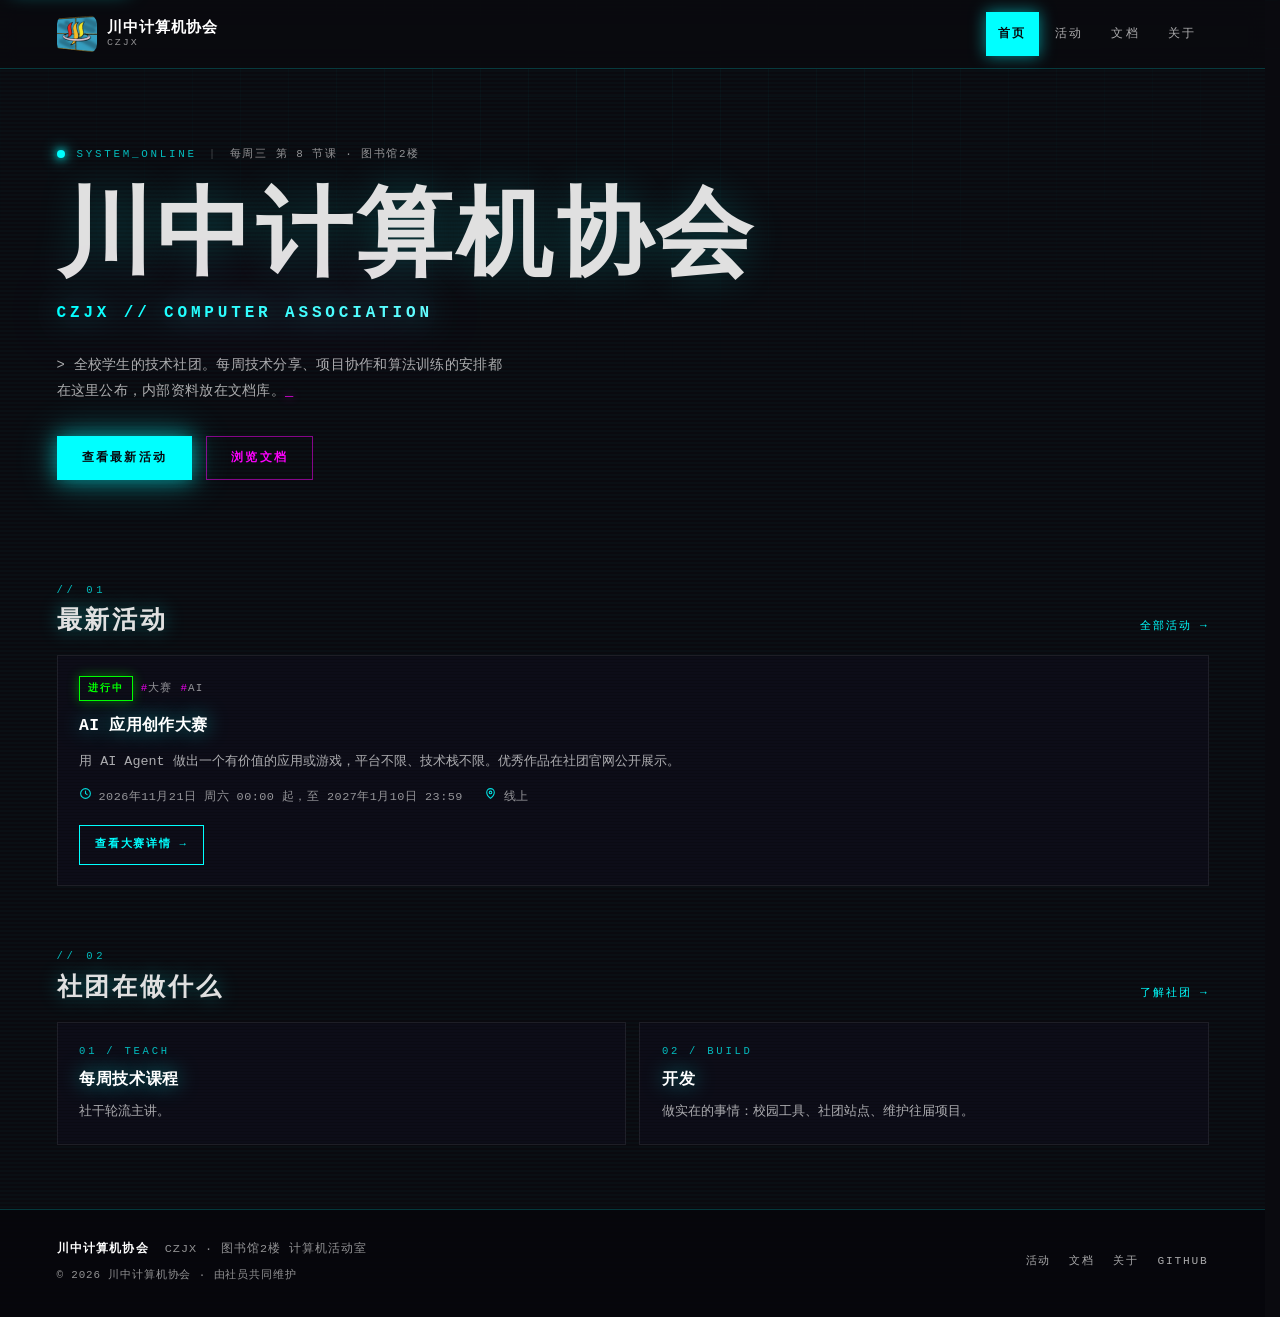
<file: index.html>
<!DOCTYPE html>
<html lang="zh-CN" class="no-js"><head>
<meta charset="utf-8">
<meta name="viewport" content="width=device-width, initial-scale=1">
<title>川中计协 · 官网</title>
<meta name="description" content="川中计算机协会官网：活动排期、技术文档，以及社团在做什么。">
<meta property="og:type" content="website">
<meta property="og:site_name" content="川中计协">
<meta property="og:locale" content="zh_CN">
<meta property="og:title" content="川中计协 · 官网">
<meta property="og:description" content="川中计算机协会官网：活动排期、技术文档，以及社团在做什么。">
<meta property="og:url" content="https://czjx0.pages.dev/">
<meta property="og:image" content="https://czjx0.pages.dev/assets/img/og-default-square.png">
<meta property="og:image:width" content="1080">
<meta property="og:image:height" content="1080">
<meta property="og:image:alt" content="川中计协 · 官网">
<meta name="twitter:card" content="summary_large_image">
<meta name="twitter:title" content="川中计协 · 官网">
<meta name="twitter:description" content="川中计算机协会官网：活动排期、技术文档，以及社团在做什么。">
<meta name="twitter:image" content="https://czjx0.pages.dev/assets/img/og-default.png">
<meta name="theme-color" content="#0a0a0f">
<link rel="icon" href="assets/img/favicon.ico" sizes="any">
<link rel="icon" type="image/png" href="assets/img/logo-96.png">
<link rel="apple-touch-icon" href="assets/img/apple-touch-icon.png">
<link rel="stylesheet" href="assets/css/style.css">
<script>document.documentElement.classList.remove("no-js");</script>
<style id="__dm_no_drag_style__">* { -webkit-user-drag: none !important; }</style><style id="__dm_bindable_badge_style__">[data-sp-bindable="database"]{outline:1px dashed #0088ff;outline-offset:2px;border-radius:4px;}[data-sp-bindable="database"] *{pointer-events:none !important;transition:none !important;animation:none !important;}[data-sp-bindable="database"]{transition:none !important;animation:none !important;}</style></head>
<body style="">
<a class="skip-link" href="#main">跳到主要内容</a>

<header class="site-header">
  <div class="container header-inner">
    <a class="brand" href="index.html">
      <span class="brand__mark" aria-hidden="true"><img src="assets/img/logo-96.png" alt="" width="36" height="36"></span>
      <span class="brand__text">
        <span class="brand__name">川中计算机协会</span>
        <span class="brand__sub">CZJX</span>
      </span>
    </a>
    <nav class="nav" aria-label="主导航">
      <a href="index.html" aria-current="page">首页</a>
      <a href="activities.html">活动</a>
      <a href="docs.html">文档</a>
      <a href="about.html">关于</a>
    </nav>
  </div>
</header>

<main id="main" class="container" tabindex="-1">

  <section class="hero" aria-labelledby="hero-title">
    <p class="hero__status">
      <span class="dot" aria-hidden="true"></span>
      <span>SYSTEM_ONLINE</span>
      <span class="hero__sep" aria-hidden="true">|</span>
      <span class="hero__dim">每周三 第 8 节课 · 图书馆2楼</span>
    </p>
    <h1 class="hero__title" id="hero-title">川中计算机协会</h1>
    <p class="hero__sub">CZJX // COMPUTER ASSOCIATION</p>
    <p class="hero__lede">&gt; 全校学生的技术社团。每周技术分享、项目协作和算法训练的安排都在这里公布，内部资料放在文档库。<span class="cursor" aria-hidden="true">_</span></p>
    <div class="hero__actions">
      <a class="btn btn--primary" href="activities.html">查看最新活动</a>
      <a class="btn btn--ghost" href="docs.html">浏览文档</a>
    </div>
  </section>

  <section class="section" aria-labelledby="latest-title">
    <div class="section__head">
      <h2 class="section__title" id="latest-title">最新活动</h2>
      <a class="section__link" href="activities.html">全部活动 →</a>
    </div>
    <div data-activity-feed="" data-limit="3" data-heading="h3" data-details="false" aria-busy="true">
      <div class="state state--loading" role="status">
        <p>正在载入活动排期…</p>
      </div>
      <noscript>
        <div class="state state--empty">
          <p>活动排期需要启用 JavaScript 才能载入。完整排期也可从社团群公告获取。</p>
        </div>
      </noscript>
    </div>
  </section>

  <section class="section" aria-labelledby="pillars-title">
    <div class="section__head">
      <h2 class="section__title" id="pillars-title">社团在做什么</h2>
      <a class="section__link" href="about.html">了解社团 →</a>
    </div>
    <div class="pillars">
      <article class="card pillar">
        <p class="pillar__index" style="">01 / TEACH</p>
        <h3 class="pillar__title" style="">每周技术课程</h3>
        <p class="pillar__text" style="">社干轮流主讲。</p>
      </article>
      <article class="card pillar">
        <p class="pillar__index">02 / BUILD</p>
        <h3 class="pillar__title">开发</h3>
        <p class="pillar__text" style="">做实在的事情：校园工具、社团站点、维护往届项目。</p>
      </article>
    </div>
  </section>

</main>

<footer class="site-footer">
  <div class="container footer-inner">
    <div>
      <div class="footer-brand">
        <strong>川中计算机协会</strong>
        <span>CZJX · 图书馆2楼 计算机活动室</span>
      </div>
      <p class="footer-note">© 2026 川中计算机协会 · 由社员共同维护</p>
    </div>
    <ul class="footer-links">
      <li><a href="activities.html">活动</a></li>
      <li><a href="docs.html">文档</a></li>
      <li><a href="about.html">关于</a></li>
      <li><a href="https://github.com/chuanzhong-jixie/CZJX-Website" target="_blank" rel="noopener noreferrer">GitHub</a></li>
    </ul>
  </div>
</footer>

<script src="assets/js/app.js" defer=""></script>
<script src="assets/js/activities.js" defer=""></script>


</body></html>
</file>
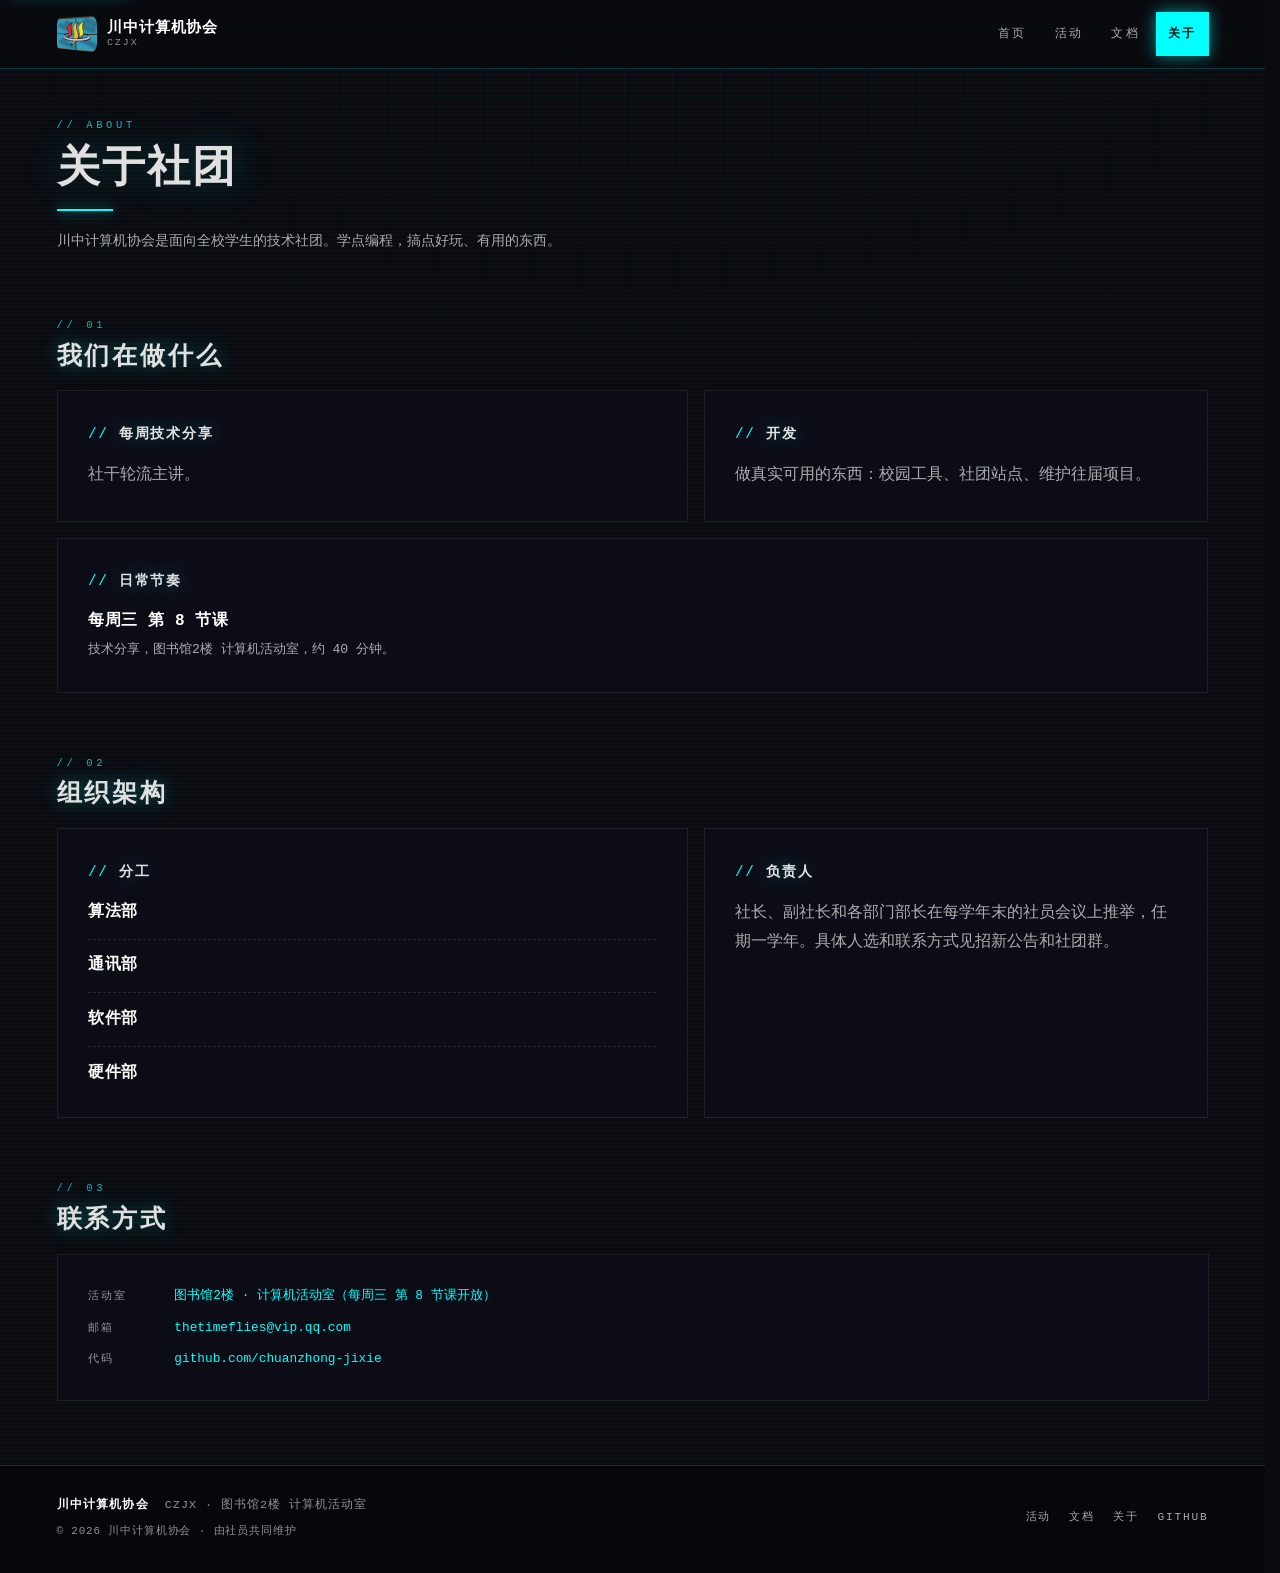
<file: about.html>
<!DOCTYPE html>
<html lang="zh-CN" class="no-js"><head>
<meta charset="utf-8">
<meta name="viewport" content="width=device-width, initial-scale=1">
<title>关于社团 · 川中计协</title>
<meta name="description" content="川中计算机协会简介：技术方向、部门分工和日常活动节奏。">
<meta property="og:type" content="website">
<meta property="og:site_name" content="川中计协">
<meta property="og:locale" content="zh_CN">
<meta property="og:title" content="关于社团 · 川中计协">
<meta property="og:description" content="川中计算机协会简介：技术方向、部门分工和日常活动节奏。">
<meta property="og:url" content="https://czjx0.pages.dev/about.html">
<meta property="og:image" content="https://czjx0.pages.dev/assets/img/og-default-square.png">
<meta property="og:image:width" content="1080">
<meta property="og:image:height" content="1080">
<meta property="og:image:alt" content="关于社团 · 川中计协">
<meta name="twitter:card" content="summary_large_image">
<meta name="twitter:title" content="关于社团 · 川中计协">
<meta name="twitter:description" content="川中计算机协会简介：技术方向、部门分工和日常活动节奏。">
<meta name="twitter:image" content="https://czjx0.pages.dev/assets/img/og-default.png">
<meta name="theme-color" content="#0a0a0f">
<link rel="icon" href="assets/img/favicon.ico" sizes="any">
<link rel="icon" type="image/png" href="assets/img/logo-96.png">
<link rel="apple-touch-icon" href="assets/img/apple-touch-icon.png">
<link rel="stylesheet" href="assets/css/style.css">
<script>document.documentElement.classList.remove("no-js");</script>
<style id="__dm_no_drag_style__">* { -webkit-user-drag: none !important; }</style><style id="__dm_bindable_badge_style__">[data-sp-bindable="database"]{outline:1px dashed #0088ff;outline-offset:2px;border-radius:4px;}[data-sp-bindable="database"] *{pointer-events:none !important;transition:none !important;animation:none !important;}[data-sp-bindable="database"]{transition:none !important;animation:none !important;}</style></head>
<body style="">
<a class="skip-link" href="#main">跳到主要内容</a>

<header class="site-header">
  <div class="container header-inner">
    <a class="brand" href="index.html">
      <span class="brand__mark" aria-hidden="true"><img src="assets/img/logo-96.png" alt="" width="36" height="36"></span>
      <span class="brand__text">
        <span class="brand__name">川中计算机协会</span>
        <span class="brand__sub">CZJX</span>
      </span>
    </a>
    <nav class="nav" aria-label="主导航">
      <a href="index.html">首页</a>
      <a href="activities.html">活动</a>
      <a href="docs.html">文档</a>
      <a href="about.html" aria-current="page">关于</a>
    </nav>
  </div>
</header>

<main id="main" class="container" tabindex="-1">

  <div class="page-head">
    <p class="eyebrow">// ABOUT</p>
    <h1 class="page-title">关于社团</h1>
    <p class="lede" style="">川中计算机协会是面向全校学生的技术社团。学点编程，搞点好玩、有用的东西。</p>
  </div>

  <section class="section" aria-labelledby="doing-title">
    <div class="section__head">
      <h2 class="section__title" id="doing-title">我们在做什么</h2>
    </div>
    <div class="about-grid about-grid--span-last">
      <div class="panel">
        <h3 class="panel__title">每周技术分享</h3>
        <p class="panel__note" style="">社干轮流主讲。</p>
      </div>
      <div class="panel">
        <h3 class="panel__title">开发</h3>
        <p class="panel__note" style="">做真实可用的东西：校园工具、社团站点、维护往届项目。</p>
      </div>
      <div class="panel">
        <h3 class="panel__title">日常节奏</h3>
        <ul class="plain-list">
          <li>
            <b>每周三 第 8 节课</b>
            <span>技术分享，图书馆2楼 计算机活动室，约 40 分钟。</span>
          </li>
        </ul>
      </div>
    </div>
  </section>

  <section class="section" aria-labelledby="team-title">
    <div class="section__head">
      <h2 class="section__title" id="team-title">组织架构</h2>
    </div>
    <div class="about-grid">
      <div class="panel">
        <h3 class="panel__title">分工</h3>
        <ul class="plain-list">
          <li>
            <b>算法部</b>
            
          </li>
          <li>
            <b>通讯部</b>
            
          </li>
          <li>
            <b>软件部</b>
            
          </li>
          <li>
            <b>硬件部</b>
            
          </li>
        </ul>
      </div>
      <div class="panel">
        <h3 class="panel__title">负责人</h3>
        <p class="panel__note">
          社长、副社长和各部门部长在每学年末的社员会议上推举，任期一学年。具体人选和联系方式见招新公告和社团群。
        </p>
      </div>
    </div>
  </section>

  <section class="section" aria-labelledby="contact-title">
    <div class="section__head">
      <h2 class="section__title" id="contact-title">联系方式</h2>
    </div>
    <div class="panel">
      <ul class="contact-list">
        <li>
          <span class="label">活动室</span>
          <span class="value">图书馆2楼 · 计算机活动室（每周三 第 8 节课开放）</span>
        </li>
        <li>
          <span class="label">邮箱</span>
          <a class="value" href="mailto:thetimeflies@vip.qq.com">thetimeflies@vip.qq.com</a>
        </li>
        <li>
          <span class="label">代码</span>
          <a class="value" href="https://github.com/chuanzhong-jixie" target="_blank" rel="noopener noreferrer">github.com/chuanzhong-jixie</a>
        </li>
      </ul>
    </div>
  </section>

</main>

<footer class="site-footer">
  <div class="container footer-inner">
    <div>
      <div class="footer-brand">
        <strong>川中计算机协会</strong>
        <span>CZJX · 图书馆2楼 计算机活动室</span>
      </div>
      <p class="footer-note">© 2026 川中计算机协会 · 由社员共同维护</p>
    </div>
    <ul class="footer-links">
      <li><a href="activities.html">活动</a></li>
      <li><a href="docs.html">文档</a></li>
      <li><a href="about.html">关于</a></li>
      <li><a href="https://github.com/chuanzhong-jixie/CZJX-Website" target="_blank" rel="noopener noreferrer">GitHub</a></li>
    </ul>
  </div>
</footer>

<script src="assets/js/app.js" defer=""></script>


</body></html>
</file>
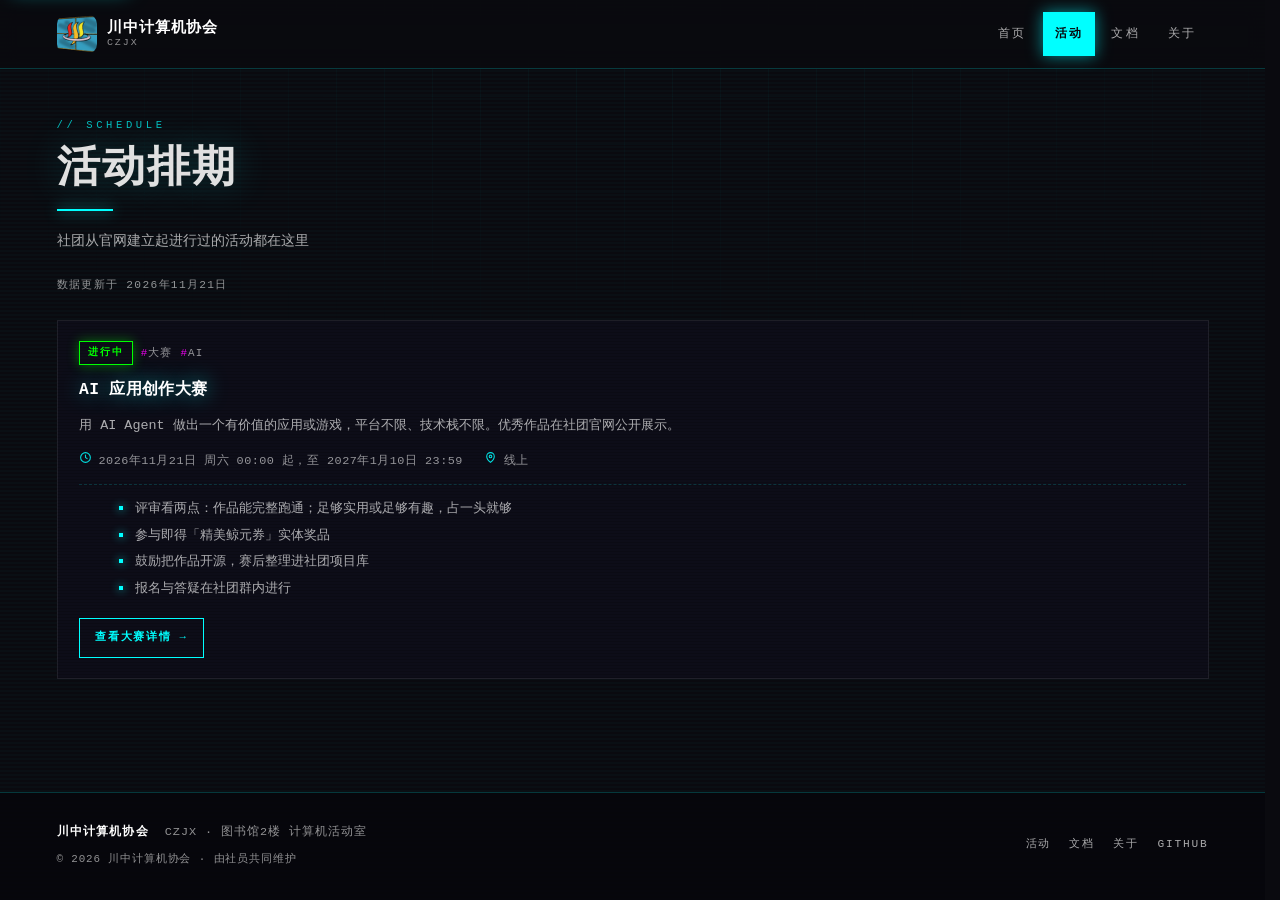
<file: activities.html>
<!DOCTYPE html>
<html lang="zh-CN" class="no-js"><head>
<meta charset="utf-8">
<meta name="viewport" content="width=device-width, initial-scale=1">
<title>活动排期 · 川中计协</title>
<meta name="description" content="川中计算机协会的活动排期，含时间、地点和活动内容。">
<meta property="og:type" content="website">
<meta property="og:site_name" content="川中计协">
<meta property="og:locale" content="zh_CN">
<meta property="og:title" content="活动排期 · 川中计协">
<meta property="og:description" content="川中计算机协会的活动排期，含时间、地点和活动内容。">
<meta property="og:url" content="https://czjx0.pages.dev/activities.html">
<meta property="og:image" content="https://czjx0.pages.dev/assets/img/og-default-square.png">
<meta property="og:image:width" content="1080">
<meta property="og:image:height" content="1080">
<meta property="og:image:alt" content="活动排期 · 川中计协">
<meta name="twitter:card" content="summary_large_image">
<meta name="twitter:title" content="活动排期 · 川中计协">
<meta name="twitter:description" content="川中计算机协会的活动排期，含时间、地点和活动内容。">
<meta name="twitter:image" content="https://czjx0.pages.dev/assets/img/og-default.png">
<meta name="theme-color" content="#0a0a0f">
<link rel="icon" href="assets/img/favicon.ico" sizes="any">
<link rel="icon" type="image/png" href="assets/img/logo-96.png">
<link rel="apple-touch-icon" href="assets/img/apple-touch-icon.png">
<link rel="stylesheet" href="assets/css/style.css">
<script>document.documentElement.classList.remove("no-js");</script>
<style id="__dm_no_drag_style__">* { -webkit-user-drag: none !important; }</style><style id="__dm_bindable_badge_style__">[data-sp-bindable="database"]{outline:1px dashed #0088ff;outline-offset:2px;border-radius:4px;}[data-sp-bindable="database"] *{pointer-events:none !important;transition:none !important;animation:none !important;}[data-sp-bindable="database"]{transition:none !important;animation:none !important;}</style></head>
<body style="">
<a class="skip-link" href="#main">跳到主要内容</a>

<header class="site-header">
  <div class="container header-inner">
    <a class="brand" href="index.html">
      <span class="brand__mark" aria-hidden="true"><img src="assets/img/logo-96.png" alt="" width="36" height="36"></span>
      <span class="brand__text">
        <span class="brand__name">川中计算机协会</span>
        <span class="brand__sub">CZJX</span>
      </span>
    </a>
    <nav class="nav" aria-label="主导航">
      <a href="index.html">首页</a>
      <a href="activities.html" aria-current="page">活动</a>
      <a href="docs.html">文档</a>
      <a href="about.html">关于</a>
    </nav>
  </div>
</header>

<main id="main" class="container" tabindex="-1">

  <div class="page-head">
    <p class="eyebrow">// SCHEDULE</p>
    <h1 class="page-title">活动排期</h1>
    <p class="lede" style="white-space: pre-wrap;">社团从官网建立起进行过的活动都在这里</p>
    <p class="stamp" data-activity-updated=""></p>
  </div>

  <div data-activity-feed="" data-heading="h2" aria-busy="true">
    <div class="state state--loading" role="status">
      <p>正在载入活动排期…</p>
    </div>
    <noscript>
      <div class="state state--empty">
        <p>活动排期需要启用 JavaScript 才能载入。完整排期也可从社团群公告获取。</p>
      </div>
    </noscript>
  </div>

</main>

<footer class="site-footer">
  <div class="container footer-inner">
    <div>
      <div class="footer-brand">
        <strong>川中计算机协会</strong>
        <span>CZJX · 图书馆2楼 计算机活动室</span>
      </div>
      <p class="footer-note">© 2026 川中计算机协会 · 由社员共同维护</p>
    </div>
    <ul class="footer-links">
      <li><a href="activities.html">活动</a></li>
      <li><a href="docs.html">文档</a></li>
      <li><a href="about.html">关于</a></li>
      <li><a href="https://github.com/chuanzhong-jixie/CZJX-Website" target="_blank" rel="noopener noreferrer">GitHub</a></li>
    </ul>
  </div>
</footer>

<script src="assets/js/app.js" defer=""></script>
<script src="assets/js/activities.js" defer=""></script>


</body></html>
</file>
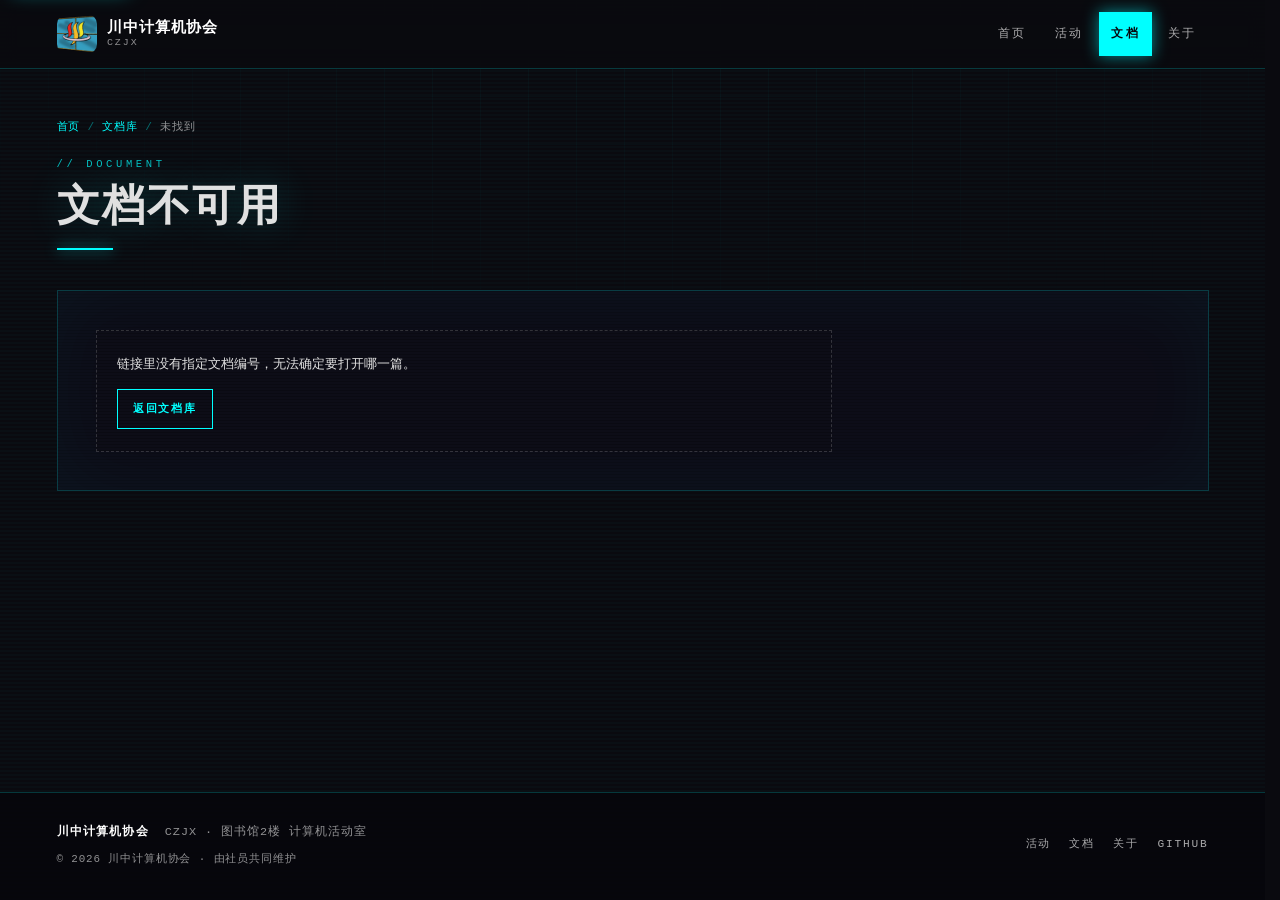
<file: doc.html>
<!DOCTYPE html>
<html lang="zh-CN" class="no-js">
<head>
<meta charset="utf-8">
<meta name="viewport" content="width=device-width, initial-scale=1">
<title>文档 · 川中计协</title>
<meta name="description" content="川中计算机协会文档库的一篇资料。">
<meta property="og:type" content="website">
<meta property="og:site_name" content="川中计协">
<meta property="og:locale" content="zh_CN">
<meta property="og:title" content="文档 · 川中计协">
<meta property="og:description" content="川中计算机协会文档库的一篇资料。">
<meta property="og:url" content="https://czjx0.pages.dev/doc.html">
<meta property="og:image" content="https://czjx0.pages.dev/assets/img/og-default-square.png">
<meta property="og:image:width" content="1080">
<meta property="og:image:height" content="1080">
<meta property="og:image:alt" content="文档 · 川中计协">
<meta name="twitter:card" content="summary_large_image">
<meta name="twitter:title" content="文档 · 川中计协">
<meta name="twitter:description" content="川中计算机协会文档库的一篇资料。">
<meta name="twitter:image" content="https://czjx0.pages.dev/assets/img/og-default.png">
<meta name="theme-color" content="#0a0a0f">
<link rel="icon" href="assets/img/favicon.ico" sizes="any">
<link rel="icon" type="image/png" href="assets/img/logo-96.png">
<link rel="apple-touch-icon" href="assets/img/apple-touch-icon.png">
<link rel="stylesheet" href="assets/css/style.css">
<script>document.documentElement.classList.remove("no-js");</script>
</head>
<body>
<a class="skip-link" href="#main">跳到主要内容</a>

<header class="site-header">
  <div class="container header-inner">
    <a class="brand" href="index.html">
      <span class="brand__mark" aria-hidden="true"><img src="assets/img/logo-96.png" alt="" width="36" height="36"></span>
      <span class="brand__text">
        <span class="brand__name">川中计算机协会</span>
        <span class="brand__sub">CZJX</span>
      </span>
    </a>
    <nav class="nav" aria-label="主导航">
      <a href="index.html">首页</a>
      <a href="activities.html">活动</a>
      <a href="docs.html" aria-current="page">文档</a>
      <a href="about.html">关于</a>
    </nav>
  </div>
</header>

<main id="main" class="container" tabindex="-1">

  <nav aria-label="面包屑">
    <ol class="crumbs">
      <li><a href="index.html">首页</a></li>
      <li><a href="docs.html">文档库</a></li>
      <li data-doc-category aria-current="page">文档</li>
    </ol>
  </nav>

  <div class="page-head">
    <p class="eyebrow">// DOCUMENT</p>
    <h1 class="page-title" data-doc-title>正在打开文档…</h1>
    <ul class="page-meta" data-doc-meta></ul>
  </div>

  <div class="doc-shell">
    <article class="prose" data-doc-article aria-busy="true">
      <div class="state state--loading" role="status">
        <p>正在载入文档正文…</p>
      </div>
      <noscript>
        <div class="state state--empty">
          <p>文档正文需要启用 JavaScript 才能显示。请回到<a href="docs.html">文档库</a>，或从社团共享盘获取同一份资料。</p>
        </div>
      </noscript>
    </article>
  </div>

</main>

<footer class="site-footer">
  <div class="container footer-inner">
    <div>
      <div class="footer-brand">
        <strong>川中计算机协会</strong>
        <span>CZJX · 图书馆2楼 计算机活动室</span>
      </div>
      <p class="footer-note">© 2026 川中计算机协会 · 由社员共同维护</p>
    </div>
    <ul class="footer-links">
      <li><a href="activities.html">活动</a></li>
      <li><a href="docs.html">文档</a></li>
      <li><a href="about.html">关于</a></li>
      <li><a href="https://github.com/chuanzhong-jixie/CZJX-Website" target="_blank" rel="noopener noreferrer">GitHub</a></li>
    </ul>
  </div>
</footer>

<script src="assets/js/app.js" defer></script>
<script src="assets/js/markdown.js" defer></script>
<script src="assets/js/doc.js" defer></script>
</body>
</html>
</file>
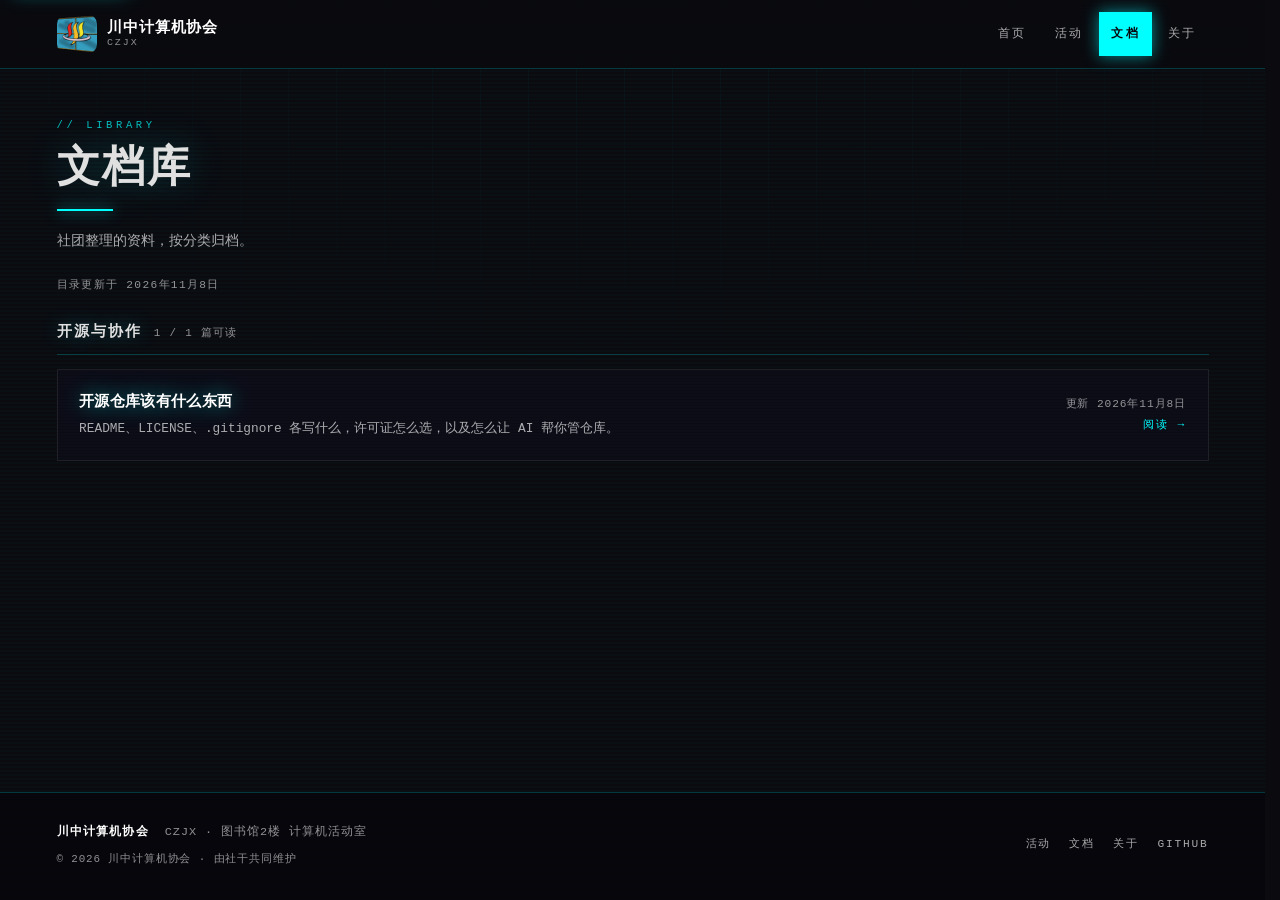
<file: docs.html>
<!DOCTYPE html>
<html lang="zh-CN" class="no-js"><head>
<meta charset="utf-8">
<meta name="viewport" content="width=device-width, initial-scale=1">
<title>文档库 · 川中计协</title>
<meta name="description" content="川中计算机协会文档库：社团整理的资料，按分类归档，可以直接在线阅读。">
<meta property="og:type" content="website">
<meta property="og:site_name" content="川中计协">
<meta property="og:locale" content="zh_CN">
<meta property="og:title" content="文档库 · 川中计协">
<meta property="og:description" content="川中计算机协会文档库：社团整理的资料，按分类归档，可以直接在线阅读。">
<meta property="og:url" content="https://czjx0.pages.dev/docs.html">
<meta property="og:image" content="https://czjx0.pages.dev/assets/img/og-default-square.png">
<meta property="og:image:width" content="1080">
<meta property="og:image:height" content="1080">
<meta property="og:image:alt" content="文档库 · 川中计协">
<meta name="twitter:card" content="summary_large_image">
<meta name="twitter:title" content="文档库 · 川中计协">
<meta name="twitter:description" content="川中计算机协会文档库：社团整理的资料，按分类归档，可以直接在线阅读。">
<meta name="twitter:image" content="https://czjx0.pages.dev/assets/img/og-default.png">
<meta name="theme-color" content="#0a0a0f">
<link rel="icon" href="assets/img/favicon.ico" sizes="any">
<link rel="icon" type="image/png" href="assets/img/logo-96.png">
<link rel="apple-touch-icon" href="assets/img/apple-touch-icon.png">
<link rel="stylesheet" href="assets/css/style.css">
<script>document.documentElement.classList.remove("no-js");</script>
<style id="__dm_no_drag_style__">* { -webkit-user-drag: none !important; }</style><style id="__dm_bindable_badge_style__">[data-sp-bindable="database"]{outline:1px dashed #0088ff;outline-offset:2px;border-radius:4px;}[data-sp-bindable="database"] *{pointer-events:none !important;transition:none !important;animation:none !important;}[data-sp-bindable="database"]{transition:none !important;animation:none !important;}</style></head>
<body style="">
<a class="skip-link" href="#main">跳到主要内容</a>

<header class="site-header">
  <div class="container header-inner">
    <a class="brand" href="index.html">
      <span class="brand__mark" aria-hidden="true"><img src="assets/img/logo-96.png" alt="" width="36" height="36"></span>
      <span class="brand__text">
        <span class="brand__name">川中计算机协会</span>
        <span class="brand__sub">CZJX</span>
      </span>
    </a>
    <nav class="nav" aria-label="主导航">
      <a href="index.html">首页</a>
      <a href="activities.html">活动</a>
      <a href="docs.html" aria-current="page">文档</a>
      <a href="about.html">关于</a>
    </nav>
  </div>
</header>

<main id="main" class="container" tabindex="-1">

  <div class="page-head">
    <p class="eyebrow">// LIBRARY</p>
    <h1 class="page-title">文档库</h1>
    <p class="lede" style="">社团整理的资料，按分类归档。</p>
    <p class="stamp" data-doc-updated=""></p>
  </div>

  <div class="doc-groups" data-doc-list="" aria-busy="true">
    <div class="state state--loading" role="status">
      <p>正在载入文档目录…</p>
    </div>
    <noscript>
      <div class="state state--empty">
        <p>文档目录需要启用 JavaScript 才能载入。资料同时归档在社团共享盘中。</p>
      </div>
    </noscript>
  </div>

</main>

<footer class="site-footer">
  <div class="container footer-inner">
    <div>
      <div class="footer-brand">
        <strong>川中计算机协会</strong>
        <span>CZJX · 图书馆2楼 计算机活动室</span>
      </div>
      <p class="footer-note" style="">© 2026 川中计算机协会 · 由社干共同维护</p>
    </div>
    <ul class="footer-links">
      <li><a href="activities.html">活动</a></li>
      <li><a href="docs.html">文档</a></li>
      <li><a href="about.html">关于</a></li>
      <li><a href="https://github.com/chuanzhong-jixie/CZJX-Website" target="_blank" rel="noopener noreferrer">GitHub</a></li>
    </ul>
  </div>
</footer>

<script src="assets/js/app.js" defer=""></script>
<script src="assets/js/docs.js" defer=""></script>


</body></html>
</file>
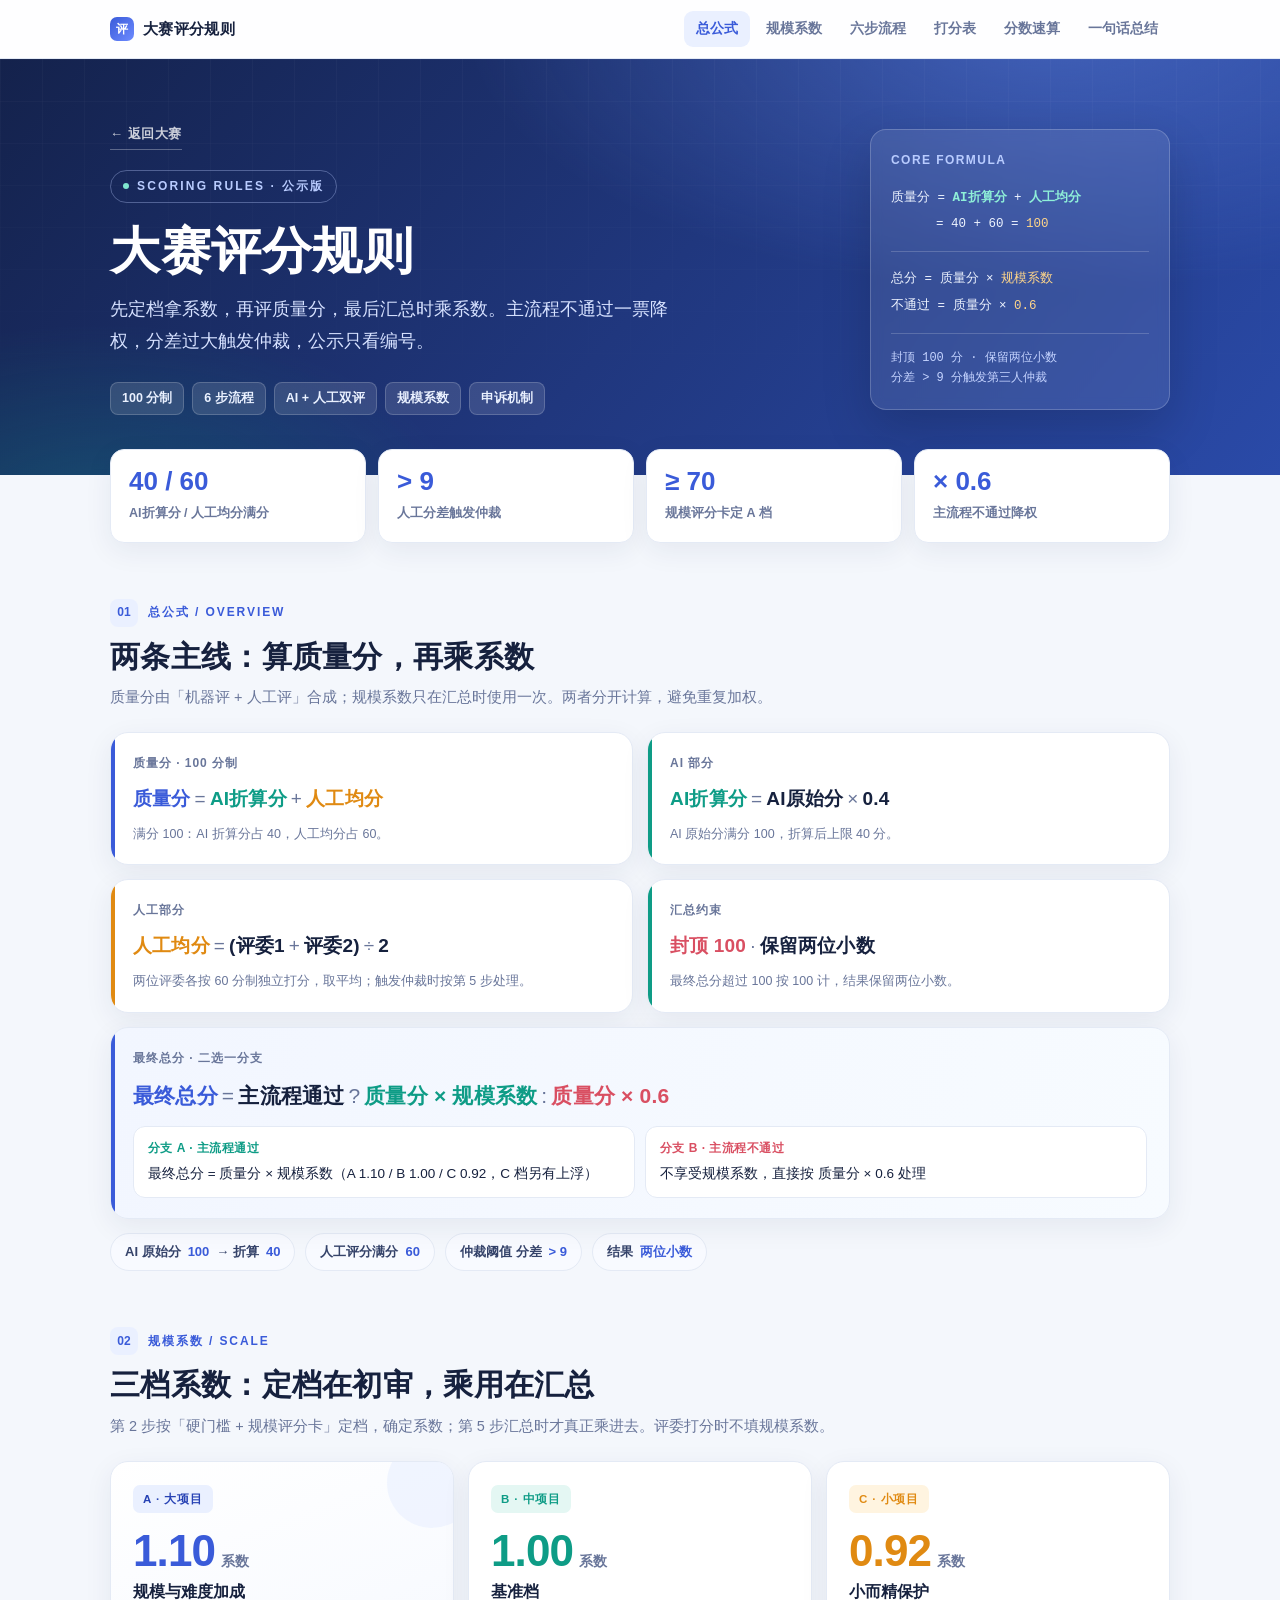
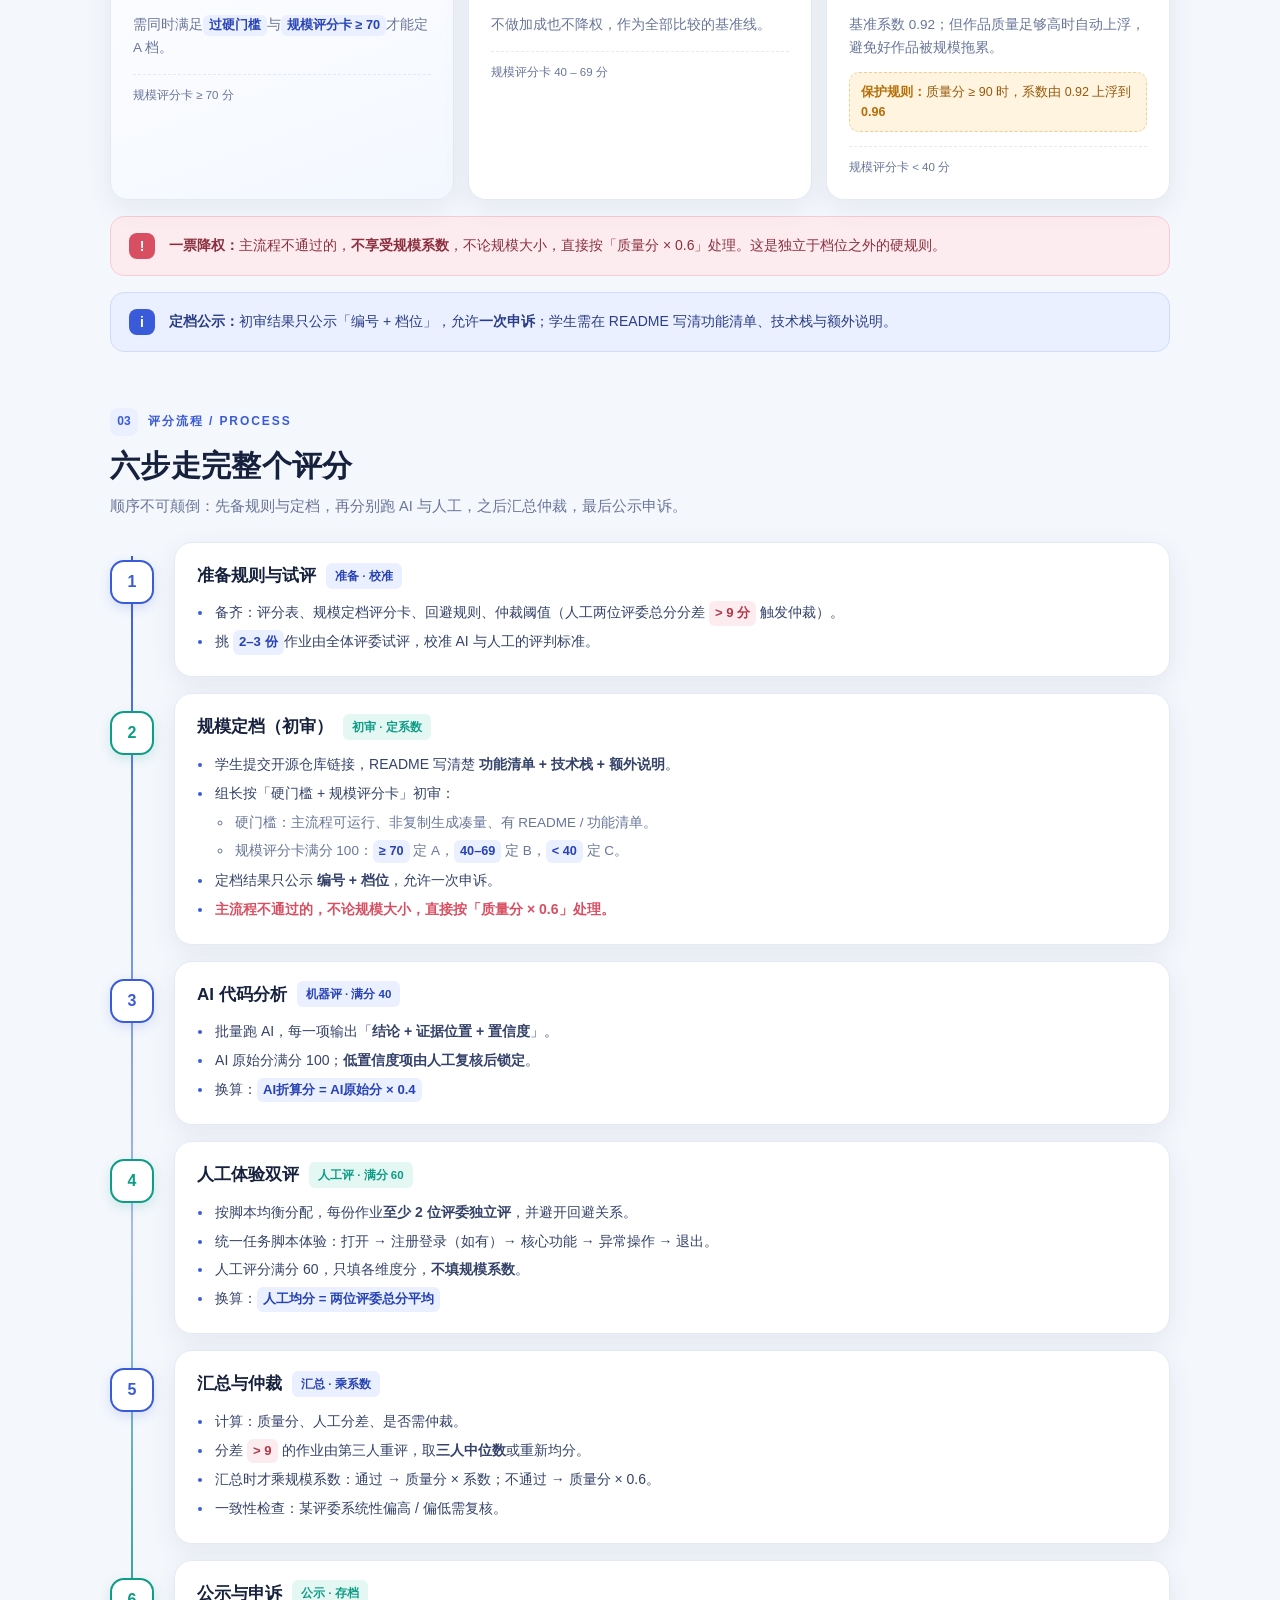
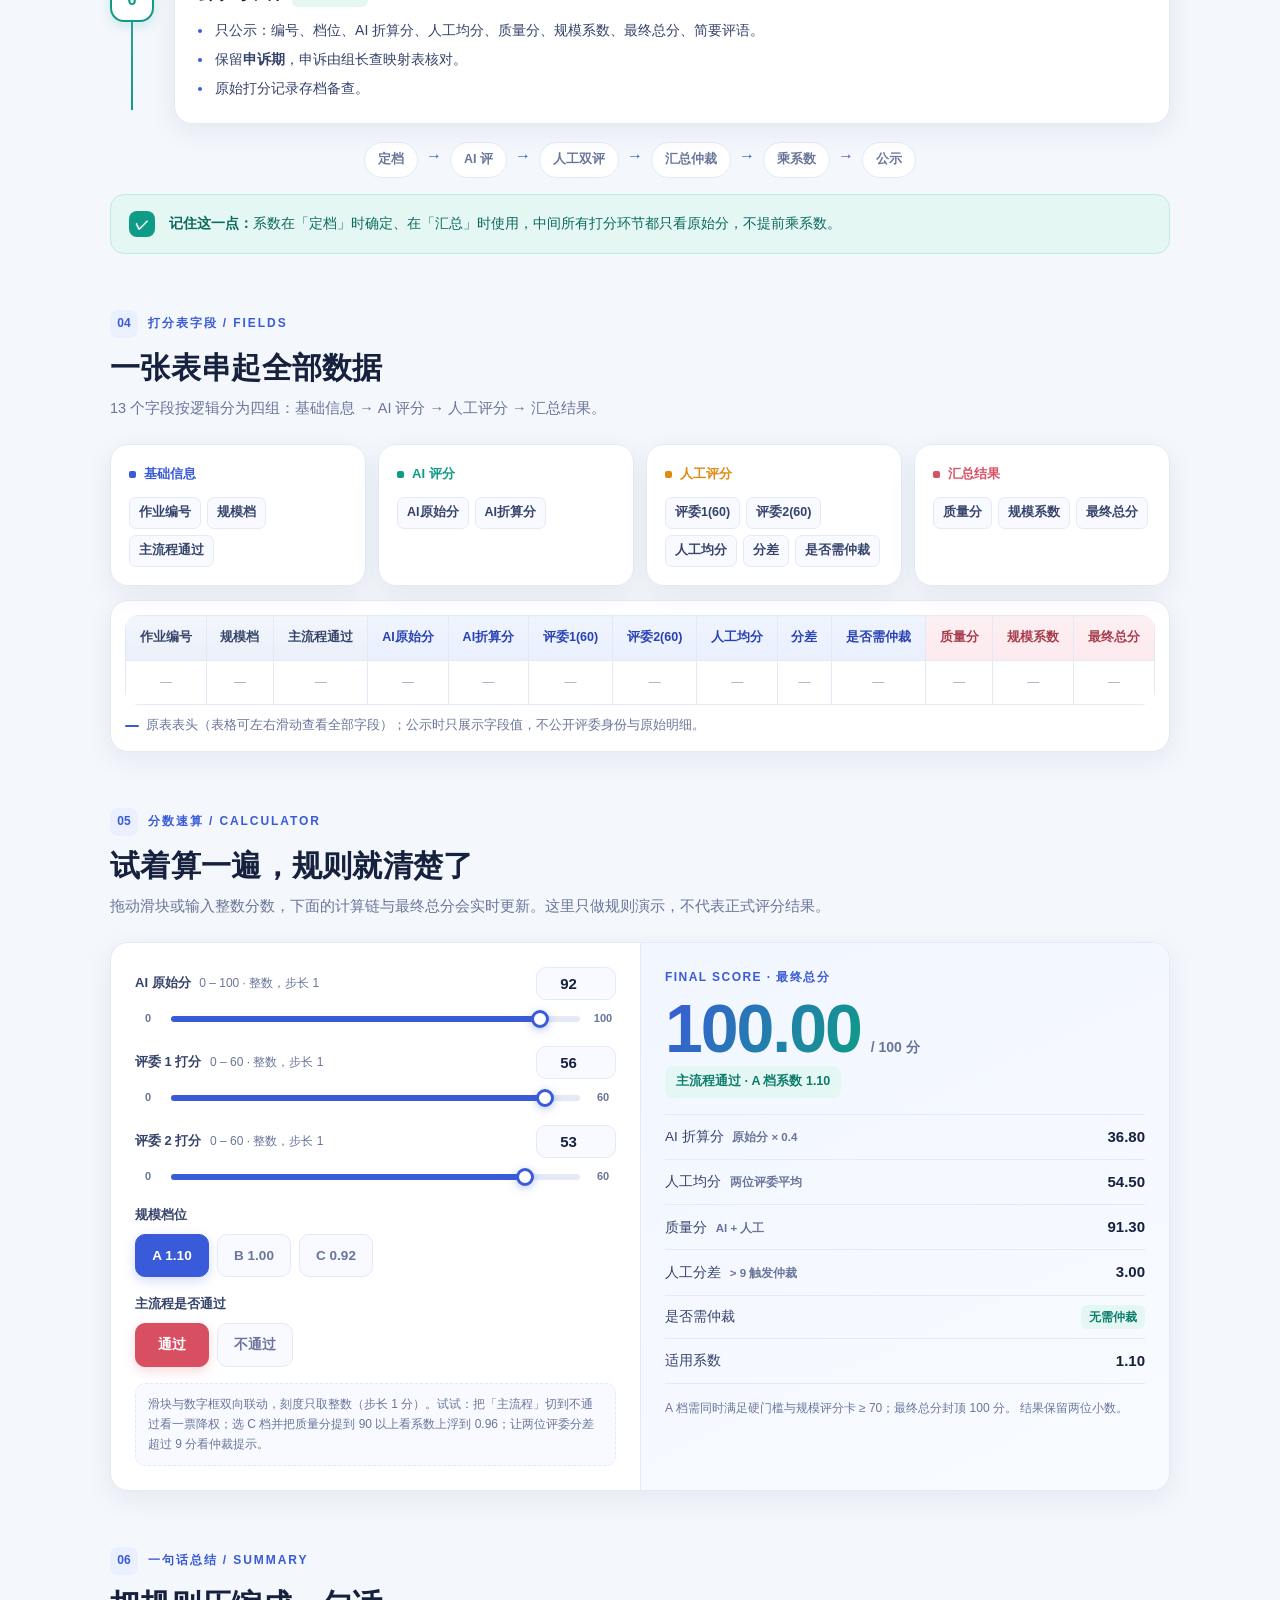
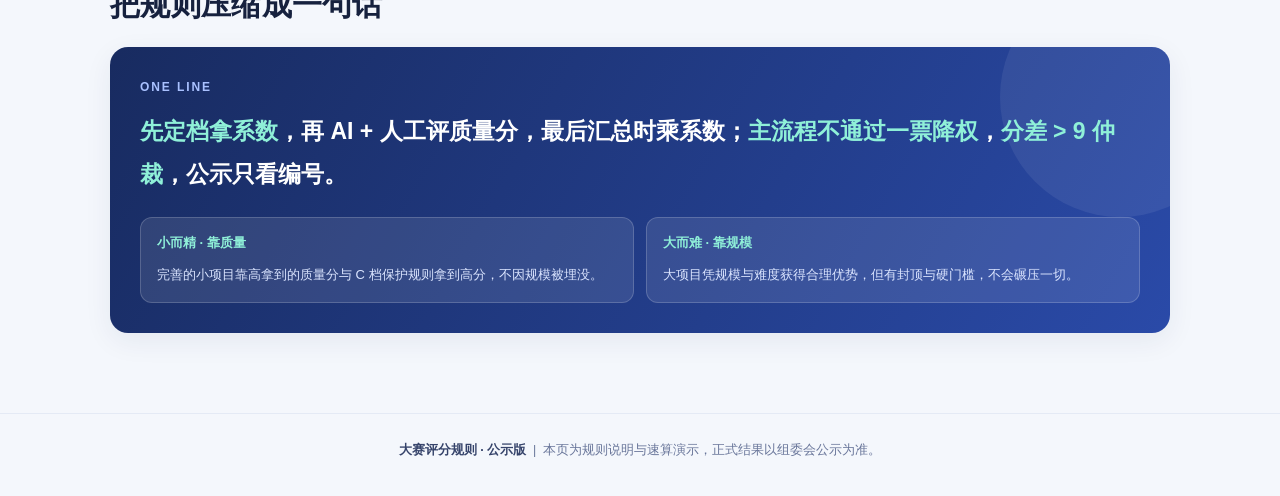
<file: events/ai-contest-rules.html>
<!DOCTYPE html>
<html lang="zh-CN" data-page-node-id="6eG6gwyp8DhCKpRpvJAbIT"><head data-page-node-id="bl5jSBAQMrlKmjTSTQlVNe">
<meta charset="UTF-8" data-page-node-id="WRTNDN2cgR03YxcChxEa3W">
<meta name="viewport" content="width=device-width, initial-scale=1, viewport-fit=cover" data-page-node-id="7A4nwP2cFzQY6GOgoY5H5F">
<link rel="icon" href="../assets/img/favicon.ico" sizes="any"><link rel="icon" type="image/png" href="../assets/img/logo-96.png"><link rel="apple-touch-icon" href="../assets/img/apple-touch-icon.png"><meta name="theme-color" content="#ffffff">
<meta name="description" content="大赛评分规则公示版：总公式、规模系数、六步评分流程、打分表字段与分数速算器。" data-page-node-id="Lb8h3Wluf18dwBkDtD7oAO">
<title data-page-node-id="ITMChpBY3WhQ8s7OZVEIOA">大赛评分规则 · 公示版</title>
<style data-page-node-id="SoGTmAEXzT7Qj3llEldTrj">
  :root{
    --bg:#f4f7fc;
    --surface:#ffffff;
    --surface-2:#f8faff;
    --ink:#16213e;
    --ink-2:#35436a;
    --muted:#69769a;
    --line:#e4eaf5;
    --primary:#3a5bd9;
    --primary-dark:#2742b4;
    --primary-soft:#eaf0ff;
    --teal:#0e9c86;
    --teal-soft:#e4f7f3;
    --amber:#e08a12;
    --amber-soft:#fff4e0;
    --rose:#d94f62;
    --rose-soft:#fdecef;
    --shadow:0 8px 28px rgba(24,42,92,.07);
    --shadow-lg:0 18px 48px rgba(24,42,92,.12);
    --radius:18px;
    --font:-apple-system,BlinkMacSystemFont,"Segoe UI","PingFang SC","Hiragino Sans GB","Microsoft YaHei",sans-serif;
    --mono:"SFMono-Regular",Consolas,"Liberation Mono",Menlo,monospace;
  }
  *{box-sizing:border-box}
  html{scroll-behavior:smooth;scroll-padding-top:86px}
  body{
    margin:0;background:var(--bg);color:var(--ink);font-family:var(--font);
    font-size:16px;line-height:1.75;-webkit-font-smoothing:antialiased;
    -webkit-text-size-adjust:100%;
  }
  h1,h2,h3,h4,p,ul,ol{margin:0}
  ul{padding-left:1.15em}
  a{color:inherit;text-decoration:none}
  button,input,select{font-family:inherit}

  /* ---------- progress + nav ---------- */
  #progress{position:fixed;top:0;left:0;height:3px;width:0;z-index:60;
    background:linear-gradient(90deg,var(--primary),var(--teal));transition:width .1s linear}
  .nav{position:sticky;top:0;z-index:50;background:rgba(255,255,255,.86);
    backdrop-filter:blur(14px);-webkit-backdrop-filter:blur(14px);
    border-bottom:1px solid var(--line)}
  .nav-inner{max-width:1100px;margin:0 auto;padding:0 20px;display:flex;align-items:center;gap:18px;height:58px}
  .nav-brand{display:flex;align-items:center;gap:9px;font-weight:800;white-space:nowrap;font-size:15px;letter-spacing:.02em}
  .nav-mark{width:24px;height:24px;border-radius:7px;background:linear-gradient(135deg,var(--primary),#6d8bff);
    display:grid;place-items:center;color:#fff;font-size:12px;font-weight:800;flex:none}
  .nav-links{display:flex;gap:4px;overflow-x:auto;scrollbar-width:none;-ms-overflow-style:none;flex:1;justify-content:flex-end}
  .nav-links::-webkit-scrollbar{display:none}
  .nav-links a{padding:6px 12px;border-radius:9px;font-size:13.5px;color:var(--muted);white-space:nowrap;
    font-weight:600;transition:.2s}
  .nav-links a:hover{color:var(--primary);background:var(--primary-soft)}
  .nav-links a.active{color:var(--primary);background:var(--primary-soft)}

  /* ---------- hero ---------- */
  .hero{position:relative;overflow:hidden;color:#fff;
    background:radial-gradient(900px 420px at 82% -10%,rgba(110,150,255,.42),transparent 65%),
               radial-gradient(600px 320px at 8% 110%,rgba(14,156,134,.28),transparent 60%),
               linear-gradient(130deg,#14224c 0%,#20377e 52%,#2a4aa8 100%)}
  .hero::after{content:"";position:absolute;inset:0;opacity:.14;
    background-image:linear-gradient(rgba(255,255,255,.25) 1px,transparent 1px),linear-gradient(90deg,rgba(255,255,255,.25) 1px,transparent 1px);
    background-size:42px 42px;mask-image:linear-gradient(to bottom,rgba(0,0,0,.8),transparent 85%);
    -webkit-mask-image:linear-gradient(to bottom,rgba(0,0,0,.8),transparent 85%);pointer-events:none}
  .hero-inner{position:relative;z-index:1;max-width:1100px;margin:0 auto;padding:64px 20px 60px;
    display:grid;grid-template-columns:1fr 300px;gap:40px;align-items:center}
  .eyebrow{display:inline-flex;align-items:center;gap:8px;font-size:12px;letter-spacing:.18em;
    font-weight:700;color:#b9ccff;border:1px solid rgba(185,204,255,.35);padding:5px 12px;border-radius:99px}
  .eyebrow i{width:6px;height:6px;border-radius:50%;background:#7fe6cf;display:block}
  h1{font-size:clamp(32px,5.4vw,50px);line-height:1.2;margin:18px 0 12px;letter-spacing:.01em;font-weight:800}
  .hero-sub{font-size:clamp(15px,2vw,18px);color:#d6e1ff;max-width:560px;line-height:1.8}
  .hero-chips{display:flex;flex-wrap:wrap;gap:8px;margin-top:24px}
  .hero-chips span{font-size:12.5px;padding:5px 11px;border-radius:8px;background:rgba(255,255,255,.12);
    border:1px solid rgba(255,255,255,.18);color:#eaf1ff;font-weight:600}
  .hero-card{background:rgba(255,255,255,.09);border:1px solid rgba(255,255,255,.2);border-radius:16px;
    padding:20px;backdrop-filter:blur(6px);box-shadow:0 20px 50px rgba(0,0,0,.16)}
  .hero-card h4{font-size:12px;letter-spacing:.12em;color:#b9ccff;margin-bottom:14px;font-weight:700}
  .hero-eq{font-family:var(--mono);font-size:12.5px;line-height:2.1;color:#eef4ff;white-space:nowrap;overflow-x:auto}
  .hero-eq b{color:#8ff0d8;font-weight:700}
  .hero-eq em{color:#ffd68a;font-style:normal}
  .hero-card .divider{height:1px;background:rgba(255,255,255,.18);margin:14px 0}
  .hero-card .foot{font-size:12px;color:#c5d4ff;line-height:1.7}

  /* ---------- layout ---------- */
  main{max-width:1100px;margin:0 auto;padding:0 20px 80px}
  section{margin-top:56px;scroll-margin-top:82px}
  .sec-head{margin-bottom:22px}
  .kicker{display:flex;align-items:center;gap:10px;font-size:12px;font-weight:800;letter-spacing:.16em;
    color:var(--primary);text-transform:uppercase}
  .kicker .no{width:28px;height:28px;border-radius:8px;background:var(--primary-soft);display:grid;place-items:center;
    font-size:12px;letter-spacing:0}
  h2{font-size:clamp(23px,3.2vw,30px);line-height:1.35;margin-top:10px;font-weight:800;letter-spacing:.01em}
  .sec-lead{color:var(--muted);font-size:14.5px;margin-top:8px;max-width:780px}
  .card{background:var(--surface);border:1px solid var(--line);border-radius:var(--radius);box-shadow:var(--shadow)}
  .stat-strip{display:grid;grid-template-columns:repeat(4,1fr);gap:12px;margin-top:-26px;position:relative;z-index:2}
  .stat{background:var(--surface);border:1px solid var(--line);border-radius:14px;padding:16px 18px;box-shadow:var(--shadow)}
  .stat b{display:block;font-size:26px;line-height:1.2;font-weight:800;color:var(--primary);font-variant-numeric:tabular-nums}
  .stat span{font-size:12.5px;color:var(--muted);font-weight:600}

  /* ---------- formula ---------- */
  .formula-grid{display:grid;grid-template-columns:1fr 1fr;gap:14px}
  .fcard{padding:20px 22px;position:relative;overflow:hidden}
  .fcard::before{content:"";position:absolute;left:0;top:0;bottom:0;width:4px;background:var(--primary)}
  .fcard.teal::before{background:var(--teal)}
  .fcard.amber::before{background:var(--amber)}
  .fcard .label{font-size:12px;font-weight:800;letter-spacing:.08em;color:var(--muted);margin-bottom:10px}
  .eq{font-size:clamp(15px,2vw,19px);font-weight:700;line-height:1.6;letter-spacing:.01em}
  .eq .op{color:var(--muted);font-weight:500;margin:0 4px}
  .t-blue{color:var(--primary)}.t-teal{color:var(--teal)}.t-amber{color:var(--amber)}.t-rose{color:var(--rose)}
  .fcard small{display:block;color:var(--muted);font-size:12.5px;margin-top:9px;line-height:1.65}
  .fcard.wide{grid-column:1/-1;background:linear-gradient(105deg,#f2f6ff,#f7fbff)}
  .fcard.wide .eq{font-size:clamp(15px,2.2vw,21px)}
  .branch{display:flex;flex-wrap:wrap;gap:10px;margin-top:14px}
  .branch div{flex:1 1 240px;background:#fff;border:1px solid var(--line);border-radius:12px;padding:11px 14px;font-size:13.5px}
  .branch strong{display:block;font-size:12px;letter-spacing:.04em;margin-bottom:3px}
  .branch .ok{color:var(--teal)}.branch .no{color:var(--rose)}
  .note-row{display:flex;flex-wrap:wrap;gap:10px;margin-top:14px}
  .pill{display:inline-flex;align-items:center;gap:7px;background:var(--surface-2);border:1px solid var(--line);
    border-radius:99px;padding:7px 14px;font-size:13px;color:var(--ink-2);font-weight:600}
  .pill b{color:var(--primary);font-variant-numeric:tabular-nums}

  /* ---------- callout ---------- */
  .callout{display:flex;gap:14px;padding:16px 18px;border-radius:14px;margin-top:16px;
    border:1px solid transparent;font-size:14px;line-height:1.75}
  .callout .ico{width:26px;height:26px;border-radius:8px;flex:none;display:grid;place-items:center;
    font-weight:800;font-size:14px;color:#fff}
  .callout strong{font-weight:800}
  .callout.warn{background:var(--rose-soft);border-color:#f8ccd4;color:#8d2f3f}
  .callout.warn .ico{background:var(--rose)}
  .callout.info{background:var(--primary-soft);border-color:#cfdcff;color:#2a3d86}
  .callout.info .ico{background:var(--primary)}
  .callout.tip{background:var(--teal-soft);border-color:#bfeade;color:#0b6a5d}
  .callout.tip .ico{background:var(--teal)}

  /* ---------- scale cards ---------- */
  .scale-grid{display:grid;grid-template-columns:repeat(3,1fr);gap:14px}
  .grade{padding:22px;position:relative;transition:.25s;overflow:hidden}
  .grade:hover{transform:translateY(-3px);box-shadow:var(--shadow-lg)}
  .grade .tag{display:inline-block;font-size:11.5px;font-weight:800;letter-spacing:.08em;padding:4px 10px;border-radius:7px}
  .grade .coef{font-size:44px;line-height:1.1;font-weight:800;margin:14px 0 2px;font-variant-numeric:tabular-nums;letter-spacing:-.02em}
  .grade .coef small{font-size:14px;font-weight:600;color:var(--muted);margin-left:6px;letter-spacing:0}
  .grade h3{font-size:16px;margin-bottom:8px}
  .grade p{font-size:13.5px;color:var(--muted);line-height:1.7}
  .grade .baseline{font-size:11.5px;color:var(--muted);border-top:1px dashed var(--line);margin-top:14px;padding-top:10px}
  .grade.best{background:linear-gradient(160deg,#fff,#f3f7ff)}
  .grade .a-line{position:absolute;right:-24px;top:-24px;width:90px;height:90px;border-radius:50%;background:var(--primary-soft);opacity:.6}
  .grade-a .tag{background:var(--primary-soft);color:var(--primary-dark)}
  .grade-a .coef{color:var(--primary)}
  .grade-b .tag{background:var(--teal-soft);color:var(--teal)}
  .grade-b .coef{color:var(--teal)}
  .grade-c .tag{background:var(--amber-soft);color:var(--amber)}
  .grade-c .coef{color:var(--amber)}
  .uplift{margin-top:12px;background:var(--amber-soft);border:1px dashed #f0cf95;border-radius:10px;
    padding:9px 11px;font-size:12.5px;color:#96590a;line-height:1.6}
  .uplift b{color:#b56d06}

  /* ---------- timeline ---------- */
  .timeline{position:relative;padding-left:64px}
  .timeline::before{content:"";position:absolute;left:21px;top:14px;bottom:14px;width:2px;
    background:linear-gradient(to bottom,var(--primary),#a9bdf3 60%,var(--teal))}
  .step{position:relative;margin-bottom:16px}
  .step:last-child{margin-bottom:0}
  .step .dot{position:absolute;left:-64px;top:18px;width:44px;height:44px;border-radius:14px;
    background:var(--surface);border:2px solid var(--primary);color:var(--primary);display:grid;place-items:center;
    font-weight:800;font-size:16px;box-shadow:0 4px 12px rgba(58,91,217,.16);z-index:1}
  .step:nth-child(2n) .dot{border-color:var(--teal);color:var(--teal);box-shadow:0 4px 12px rgba(14,156,134,.16)}
  .step-body{padding:18px 22px}
  .step-top{display:flex;flex-wrap:wrap;align-items:center;gap:10px;margin-bottom:10px}
  .step-top h3{font-size:17px;font-weight:800}
  .chip{font-size:11.5px;font-weight:700;padding:3px 9px;border-radius:6px;background:var(--primary-soft);color:var(--primary-dark)}
  .chip.alt{background:var(--teal-soft);color:var(--teal)}
  .step-body ul{font-size:14px;color:var(--ink-2);line-height:1.85}
  .step-body li{margin:3px 0;padding-left:2px}
  .step-body li::marker{color:var(--primary)}
  .step-body ul ul{margin:4px 0 4px 2px;font-size:13.5px;color:var(--muted)}
  .step-body ul ul li::marker{color:var(--muted)}
  .k{display:inline-block;background:var(--primary-soft);color:var(--primary-dark);border-radius:6px;
    padding:0 6px;font-weight:800;font-variant-numeric:tabular-nums;font-size:.94em}
  .k.warn{background:var(--rose-soft);color:#b13749}
  .k.ok{background:var(--teal-soft);color:#0b7c6b}
  .flow-arrow{display:flex;justify-content:center;gap:8px;flex-wrap:wrap;margin:18px 0 4px}
  .flow-arrow span{font-size:12.5px;font-weight:700;color:var(--muted);background:var(--surface);
    border:1px solid var(--line);border-radius:99px;padding:6px 13px}
  .flow-arrow i{color:var(--primary);font-style:normal;font-weight:800}

  /* ---------- fields ---------- */
  .group-grid{display:grid;grid-template-columns:repeat(4,1fr);gap:12px}
  .fgroup{padding:18px}
  .fgroup h4{font-size:13px;font-weight:800;color:var(--primary);margin-bottom:12px;display:flex;align-items:center;gap:8px}
  .fgroup h4::before{content:"";width:7px;height:7px;border-radius:2px;background:var(--primary)}
  .fgroup:nth-child(2) h4,.fgroup:nth-child(2) h4::before{color:var(--teal);background:transparent}
  .fgroup:nth-child(2) h4::before{background:var(--teal)}
  .fgroup:nth-child(3) h4{color:var(--amber)}
  .fgroup:nth-child(3) h4::before{background:var(--amber)}
  .fgroup:nth-child(4) h4{color:var(--rose)}
  .fgroup:nth-child(4) h4::before{background:var(--rose)}
  .fgroup .fields{display:flex;flex-wrap:wrap;gap:6px}
  .fgroup .fields span{font-size:12.5px;background:var(--surface-2);border:1px solid var(--line);
    border-radius:7px;padding:4px 9px;color:var(--ink-2);font-weight:600}
  .table-wrap{overflow-x:auto;border-radius:14px;-webkit-overflow-scrolling:touch}
  table{border-collapse:collapse;width:100%;min-width:980px;font-size:13px;background:#fff}
  th,td{border:1px solid var(--line);padding:11px 12px;text-align:center;white-space:nowrap}
  thead th{background:linear-gradient(180deg,#f0f4ff,#e9effd);color:var(--primary-dark);font-weight:800;font-size:12.5px}
  thead th:nth-child(-n+3){background:linear-gradient(180deg,#f3f6fb,#eaf0f9);color:var(--ink-2)}
  thead th:nth-child(n+11){background:linear-gradient(180deg,#fdf0f2,#fce9ed);color:#a83a4c}
  tbody td{color:#a3adc4;font-size:12px}
  .table-cap{font-size:12.5px;color:var(--muted);margin-top:10px;display:flex;align-items:center;gap:7px}
  .table-cap::before{content:"";width:14px;height:2px;background:var(--primary);border-radius:2px}

  /* ---------- calculator ---------- */
  .calc{display:grid;grid-template-columns:1fr 1fr;gap:0;overflow:hidden}
  .calc-form{padding:24px}
  .calc-result{padding:24px;background:linear-gradient(155deg,#f2f6ff,#f8fbff);border-left:1px solid var(--line)}
  .field{margin-bottom:16px}
  .field > label,.field > .flabel{display:block;font-size:13px;font-weight:700;color:var(--ink-2);margin-bottom:7px}
  .field .hint{font-weight:500;color:var(--muted);font-size:12px;margin-left:5px}
  input[type=number]{width:100%;padding:10px 13px;border:1px solid var(--line);border-radius:10px;
    background:var(--surface-2);font-size:15px;color:var(--ink);font-variant-numeric:tabular-nums;outline:none;transition:.2s}
  input[type=number]:focus{border-color:var(--primary);background:#fff;box-shadow:0 0 0 3px rgba(58,91,217,.12)}
  .field-head{display:flex;align-items:center;justify-content:space-between;gap:12px;margin-bottom:8px}
  .field-head label{flex:1;min-width:0;font-size:13px;font-weight:700;color:var(--ink-2);margin:0}
  input[type=number].num-box{width:80px;flex:none;text-align:center;font-weight:800;font-size:15px;padding:7px 6px}
  .slider-row{display:flex;align-items:center;gap:10px}
  .slider-row .edge{font-size:11px;color:var(--muted);font-weight:700;flex:none;width:26px;text-align:center;font-variant-numeric:tabular-nums}
  input[type=range]{-webkit-appearance:none;appearance:none;flex:1;min-width:0;height:22px;margin:0;
    background:transparent;outline:none;cursor:pointer}
  input[type=range]::-webkit-slider-runnable-track{height:6px;border-radius:99px;
    background:linear-gradient(90deg,var(--primary) 0%,var(--primary) var(--fill,0%),var(--line) var(--fill,0%),var(--line) 100%)}
  input[type=range]::-webkit-slider-thumb{-webkit-appearance:none;appearance:none;width:18px;height:18px;
    margin-top:-6px;border-radius:50%;background:#fff;border:3px solid var(--primary);
    box-shadow:0 2px 8px rgba(58,91,217,.35);transition:transform .15s}
  input[type=range]:hover::-webkit-slider-thumb{transform:scale(1.12)}
  input[type=range]::-moz-range-track{height:6px;border-radius:99px;background:var(--line)}
  input[type=range]::-moz-range-progress{height:6px;border-radius:99px;background:var(--primary)}
  input[type=range]::-moz-range-thumb{width:13px;height:13px;border-radius:50%;background:#fff;
    border:3px solid var(--primary);box-shadow:0 2px 8px rgba(58,91,217,.35)}
  input[type=range]:focus-visible::-webkit-slider-thumb{outline:3px solid rgba(58,91,217,.3);outline-offset:2px}
  .seg{display:flex;gap:8px;flex-wrap:wrap}
  .seg label{cursor:pointer;position:relative}
  .seg input{position:absolute;opacity:0;width:0;height:0}
  .seg span{display:block;padding:9px 16px;border:1px solid var(--line);border-radius:10px;background:var(--surface-2);
    font-size:13.5px;font-weight:700;color:var(--muted);transition:.2s;text-align:center;min-width:74px}
  .seg input:checked + span{background:var(--primary);border-color:var(--primary);color:#fff;box-shadow:0 4px 12px rgba(58,91,217,.22)}
  .seg.danger input:checked + span{background:var(--rose);border-color:var(--rose);box-shadow:0 4px 12px rgba(217,79,98,.22)}
  .seg label:hover span{border-color:var(--primary)}
  .seg input:focus-visible + span{outline:3px solid rgba(58,91,217,.3);outline-offset:2px}
  .calc-tip{font-size:12px;color:var(--muted);background:var(--surface-2);border:1px dashed var(--line);
    border-radius:10px;padding:10px 12px;line-height:1.7;margin-top:4px}
  .result-head{font-size:12px;font-weight:800;letter-spacing:.12em;color:var(--primary);margin-bottom:6px}
  .score-big{display:flex;align-items:baseline;gap:10px;margin:4px 0 4px}
  .score-big strong{font-size:clamp(46px,8vw,68px);line-height:1;font-weight:800;letter-spacing:-.03em;
    background:linear-gradient(120deg,var(--primary),var(--teal));-webkit-background-clip:text;background-clip:text;
    color:transparent;font-variant-numeric:tabular-nums}
  .score-big span{font-size:14px;color:var(--muted);font-weight:700}
  .branch-note{display:inline-block;font-size:12.5px;font-weight:700;padding:5px 11px;border-radius:8px;
    background:var(--teal-soft);color:#0b7c6b;margin-bottom:16px}
  .branch-note.bad{background:var(--rose-soft);color:#b13749}
  .chain{list-style:none;padding:0;margin:0;border-top:1px solid var(--line)}
  .chain li{display:flex;justify-content:space-between;align-items:center;gap:10px;padding:9px 0;
    border-bottom:1px solid var(--line);font-size:13.5px;color:var(--ink-2)}
  .chain li b{font-variant-numeric:tabular-nums;font-size:15px;color:var(--ink);font-weight:800}
  .chain li small{color:var(--muted);font-size:11.5px;font-weight:600;margin-left:5px}
  .arb{display:inline-block;font-size:11.5px;font-weight:800;padding:2px 8px;border-radius:6px}
  .arb.no{background:var(--teal-soft);color:#0b7c6b}
  .arb.yes{background:var(--rose-soft);color:#b13749}
  .calc-foot{font-size:12px;color:var(--muted);margin-top:14px;line-height:1.7}

  /* ---------- summary ---------- */
  .summary{padding:30px;background:linear-gradient(120deg,#182b60,#2a4aa8);color:#fff;position:relative;overflow:hidden;border:none}
  .summary::after{content:"";position:absolute;right:-70px;top:-70px;width:240px;height:240px;border-radius:50%;
    background:rgba(255,255,255,.07)}
  .summary .label{font-size:12px;font-weight:800;letter-spacing:.16em;color:#a9c1ff;margin-bottom:12px}
  .summary p.big{font-size:clamp(17px,2.6vw,23px);line-height:1.85;font-weight:700;position:relative;z-index:1}
  .summary p.big em{font-style:normal;color:#8ff0d8}
  .intent{display:grid;grid-template-columns:1fr 1fr;gap:12px;margin-top:22px;position:relative;z-index:1}
  .intent div{background:rgba(255,255,255,.1);border:1px solid rgba(255,255,255,.18);border-radius:12px;padding:14px 16px}
  .intent b{display:block;font-size:13px;color:#8ff0d8;margin-bottom:5px}
  .intent span{font-size:13px;color:#dbe5ff;line-height:1.7}

  footer{border-top:1px solid var(--line);padding:26px 20px 34px;text-align:center;color:var(--muted);font-size:12.5px}
  footer b{color:var(--ink-2)}
  .totop{position:fixed;right:20px;bottom:22px;width:44px;height:44px;border-radius:14px;border:1px solid var(--line);
    background:#fff;color:var(--primary);box-shadow:var(--shadow);cursor:pointer;display:grid;place-items:center;
    font-size:18px;opacity:0;pointer-events:none;transition:.25s;z-index:40}
  .totop.show{opacity:1;pointer-events:auto}
  .totop:hover{transform:translateY(-3px);box-shadow:var(--shadow-lg)}

  /* ---------- responsive ---------- */
  @media (max-width:900px){
    .nav-links{justify-content:flex-start}
    .hero-inner{grid-template-columns:1fr;padding:48px 20px 54px}
    .hero-card{display:none}
    .stat-strip{grid-template-columns:repeat(2,1fr)}
    .group-grid{grid-template-columns:repeat(2,1fr)}
    .scale-grid{grid-template-columns:1fr}
    .grade{display:grid;grid-template-columns:90px 1fr;gap:0 18px;align-items:start}
    .grade .tag{grid-column:1;grid-row:1;justify-self:start}
    .grade .coef{grid-column:1;grid-row:2;margin:6px 0 0;font-size:36px}
    .grade h3{grid-column:2;grid-row:1}
    .grade p,.grade .baseline,.grade .uplift{grid-column:2}
    .calc{grid-template-columns:1fr}
    .calc-result{border-left:none;border-top:1px solid var(--line)}
  }
  @media (max-width:640px){
    body{font-size:15px}
    html{scroll-padding-top:70px}
    .nav-inner{height:52px;padding:0 14px;gap:10px}
    .nav-brand span{display:none}
    .nav-links a{padding:5px 10px;font-size:12.5px}
    .hero-inner{padding:38px 16px 42px}
    .hero-chips span{font-size:11.5px}
    main{padding:0 14px 60px}
    section{margin-top:42px;scroll-margin-top:70px}
    .stat-strip{margin-top:-18px;gap:8px}
    .stat{padding:12px 13px}
    .stat b{font-size:21px}
    .stat span{font-size:11.5px}
    .formula-grid{grid-template-columns:1fr}
    .fcard.wide{grid-column:auto}
    .fcard{padding:16px 17px}
    .group-grid{grid-template-columns:1fr}
    .timeline{padding-left:44px}
    .timeline::before{left:15px}
    .step .dot{left:-44px;width:32px;height:32px;border-radius:10px;font-size:13px;top:16px}
    .step-body{padding:15px 16px}
    .step-top h3{font-size:15.5px}
    .callout{padding:13px 14px;font-size:13px}
    .grade{display:block}
    .grade .coef{font-size:38px;margin:10px 0 2px}
    .calc-form,.calc-result{padding:18px 16px}
    .summary{padding:22px 18px}
    .intent{grid-template-columns:1fr}
    .totop{right:14px;bottom:14px;width:40px;height:40px}
  }
  @media (prefers-reduced-motion:reduce){
    html{scroll-behavior:auto}
    *{transition:none!important;animation:none!important}
  }
  @media print{
    body{background:#fff}
    .nav,#progress,.totop,.calc{display:none}
    .hero{background:#1b2f6b!important;-webkit-print-color-adjust:exact;print-color-adjust:exact}
    .card,.stat,.grade{box-shadow:none;break-inside:avoid}
    section{margin-top:28px;break-inside:avoid}
  }
</style>
<style id="__dm_no_drag_style__">* { -webkit-user-drag: none !important; }</style><style id="__dm_bindable_badge_style__">[data-sp-bindable="database"]{outline:1px dashed #0088ff;outline-offset:2px;border-radius:4px;}[data-sp-bindable="database"] *{pointer-events:none !important;transition:none !important;animation:none !important;}[data-sp-bindable="database"]{transition:none !important;animation:none !important;}</style></head>
<body data-page-node-id="dsrTsieokO0P5CTSXgzaMy" style="">

<div id="progress" data-page-node-id="Tio0bNz1fLmpg8ktHeJswo" style="width: 31.7188%;"></div>

<nav class="nav" aria-label="页面导航" data-page-node-id="mc9sxSaj3NVgh6l7upzJqE">
  <div class="nav-inner" data-page-node-id="FEUy766JxmrXHyU4aCxy4y">
    <div class="nav-brand" data-page-node-id="tEuwSnFazYTk8Os0pfo48p"><span class="nav-mark" data-page-node-id="nnA4j5sG5cLBr9dH4LF6cr">评</span><span data-page-node-id="RB5EcM9GxXS2zIddtr1bGT">大赛评分规则</span></div>
    <div class="nav-links" id="navlinks" data-page-node-id="c2FxuE84yocyrd7sSjlSW8">
      <a href="#overview" class="" data-page-node-id="q0EhgSEzj9zcADPJJAEPqS">总公式</a>
      <a href="#scale" class="active" data-page-node-id="mT6LbDXHyoyYLoAQh2bwm4">规模系数</a>
      <a href="#flow" class="" data-page-node-id="OGfP2EAdAsfMFor6UzC3xc">六步流程</a>
      <a href="#fields" class="" data-page-node-id="CDdpVeVxrgwmFMyId5s94X">打分表</a>
      <a href="#calculator" class="" data-page-node-id="AGMHPYEZYyBYiNFIaj621w">分数速算</a>
      <a href="#summary" data-page-node-id="iyc0KCuE1EZ6nCFmyBe5HQ">一句话总结</a>
    </div>
  </div>
</nav>

<header class="hero" data-page-node-id="JdJQAsAO5Wq1TzBhuc2QnA">
  <div class="hero-inner" data-page-node-id="GgxonM2X3tHTyRdCCX9KLr">
    <div data-page-node-id="ONMq2HPmbXarDLzUUfZi22">
      <a href="ai-contest.html" style="display:flex;width:fit-content;align-items:center;gap:6px;margin-bottom:20px;padding-bottom:3px;color:rgba(255,255,255,.78);font-size:13px;font-weight:600;letter-spacing:.04em;text-decoration:none;border-bottom:1px solid rgba(255,255,255,.3)">&larr; 返回大赛</a><div class="eyebrow" data-page-node-id="LTGqQ9Y1ZSYtqnGKrCjKxU"><i data-page-node-id="jRl0KDGPjaPbuqyU6HmvOS"></i>SCORING RULES · 公示版</div>
      <h1 data-page-node-id="1Du5eS81sBNnpPHeGWn49p">大赛评分规则</h1>
      <p class="hero-sub" data-page-node-id="9LOdpU4FMbPWjVgNXyU1S5">先定档拿系数，再评质量分，最后汇总时乘系数。主流程不通过一票降权，分差过大触发仲裁，公示只看编号。</p>
      <div class="hero-chips" data-page-node-id="KWW4jNFGb10v07GufVl0YH">
        <span data-page-node-id="PbVKfIrBFu1C0pPvpTVUMz">100 分制</span><span data-page-node-id="Q9hl43myC7jCyRzvNm30EB">6 步流程</span><span data-page-node-id="C3AZixZd4y4YBpG93z4wYE">AI + 人工双评</span><span data-page-node-id="aoFAT21lhtHbaWulmtX9uQ">规模系数</span><span data-page-node-id="FKqFT2EWzsnHzmD6lufkNO">申诉机制</span>
      </div>
    </div>
    <aside class="hero-card" aria-hidden="true" data-page-node-id="wYmv7q16vaMOFvSs7tpohu">
      <h4 data-page-node-id="RHC2UzlE8oLWf9RjwcB2Qa">CORE FORMULA</h4>
      <div class="hero-eq" data-page-node-id="lc9GUotamnO43FhrZuQkF0">
        质量分 = <b data-page-node-id="nuzbrhNiz6INlkV2X7UrCX">AI折算分</b> + <b data-page-node-id="zBOXcEyCG5A3xQZzXIr583">人工均分</b><br data-page-node-id="sVYGgZEpmTFdT4PgN3E7J1">
        &nbsp;&nbsp;&nbsp;&nbsp;&nbsp;&nbsp;= 40 + 60 = <em data-page-node-id="5K0f69j3DdtDOumE5OCqzc">100</em><br data-page-node-id="wduhOwHEa93YDGvNcMQ2LZ">
        <div class="divider" data-page-node-id="qiYGwrTVbA8KKa22VeZHoC"></div>
        总分 = 质量分 × <em data-page-node-id="6tNSqARzp8thWThuegg2Ak">规模系数</em><br data-page-node-id="LEtdcAz5Q4wsHdUi0uVAkp">
        不通过 = 质量分 × <em data-page-node-id="xyVhWuqoEyZGVHKNrGG59r">0.6</em><br data-page-node-id="PPLHdAak78oXHYeQTxzGBF">
        <div class="divider" data-page-node-id="O3sywF3037FfxLtY8h1cUO"></div>
        <div class="foot" data-page-node-id="pXtsO2kBosDyBBkD4WxVYL">封顶 100 分 · 保留两位小数<br data-page-node-id="6k1A3HDJWxdf9IVlnjBx9k">分差 &gt; 9 分触发第三人仲裁</div>
      </div>
    </aside>
  </div>
</header>

<main data-page-node-id="qGG9MMU9fhJKZJCHpDkWqg">

  <!-- 关键数字 -->
  <div class="stat-strip" aria-label="关键数字速览" data-page-node-id="Z7nTqd8yGC2GRGnhUFHkkl">
    <div class="stat" data-page-node-id="DemBwoktEuEA6rtteF2SkJ"><b data-page-node-id="NM76do23gpETVzm9MkPZAS">40 / 60</b><span data-page-node-id="GGL4p2leFpTYVIM562RWrN">AI折算分 / 人工均分满分</span></div>
    <div class="stat" data-page-node-id="HtcOwv6Z75Lk6YfUYZEUCS"><b data-page-node-id="bIsIgp65HjCGK7mHtTDj8l">&gt; 9</b><span data-page-node-id="0kwMt9eeCE0GcjrT40Ixi3">人工分差触发仲裁</span></div>
    <div class="stat" data-page-node-id="D9lhzGAkspRCKvr4jSvVu2"><b data-page-node-id="dKxYTXgaY4yQlGTJOYIGAB">≥ 70</b><span data-page-node-id="mXTmvy1SKCY6u7qhE8GoXq">规模评分卡定 A 档</span></div>
    <div class="stat" data-page-node-id="UjHI69lBIK38gdCEiNW1Eg"><b data-page-node-id="uIkBMo6hQiHu51lJ6kj8b3">× 0.6</b><span data-page-node-id="SSRYhHE7OyAUeZKEwgODdk">主流程不通过降权</span></div>
  </div>

  <!-- 01 总公式 -->
  <section id="overview" data-page-node-id="7daswSOhcX5YMMo7w47XFS">
    <div class="sec-head" data-page-node-id="DFRY2GBQBywCJFP5AIwU7Q">
      <div class="kicker" data-page-node-id="6Eem1oB9EZfDNXnDKm4mmA"><span class="no" data-page-node-id="BBU38NjAsmfkazJrEsBNuJ">01</span>总公式 / OVERVIEW</div>
      <h2 data-page-node-id="JTBoRC8fRgd4M73pX6N4PV">两条主线：算质量分，再乘系数</h2>
      <p class="sec-lead" data-page-node-id="tsIMT2UyQe1zGby3sxkwR0">质量分由「机器评 + 人工评」合成；规模系数只在汇总时使用一次。两者分开计算，避免重复加权。</p>
    </div>

    <div class="formula-grid" data-page-node-id="6fqwYhwnnuyDN86E7INJZZ">
      <div class="card fcard" data-page-node-id="9LdfLVXGwzEgdX4GiunMse">
        <div class="label" data-page-node-id="AR6e6RFb1OTeJTPEFkFLD9">质量分 · 100 分制</div>
        <div class="eq" data-page-node-id="vztBJ7uAMs0xTkoXBpY4UP"><span class="t-blue" data-page-node-id="aLpCgs98BoOVdiamWfejAL">质量分</span><span class="op" data-page-node-id="U3tqXWzfvchXBkZjTHur9q">=</span><span class="t-teal" data-page-node-id="e1WAUUFgHgWzB8RJkoTW6c">AI折算分</span><span class="op" data-page-node-id="EKzs7WjiaQhgDSrlFBnqVy">+</span><span class="t-amber" data-page-node-id="JB6gVcNzrN7bHHwQkxkz9s">人工均分</span></div>
        <small data-page-node-id="BVAAGMAUgEJIxCsDhtNs5i">满分 100：AI 折算分占 40，人工均分占 60。</small>
      </div>
      <div class="card fcard teal" data-page-node-id="jBCkx0f6zgvKjqnvhnieRp">
        <div class="label" data-page-node-id="oSN5NE6b60unuqA6yJOo6G">AI 部分</div>
        <div class="eq" data-page-node-id="amE1bj3EEMcLhRElRI01JB"><span class="t-teal" data-page-node-id="TOjSd56XIfp5ucR8mgz2am">AI折算分</span><span class="op" data-page-node-id="3XxBgJTGIB2YU9cjVGNXrz">=</span>AI原始分<span class="op" data-page-node-id="yDlrzc8Nayx092fZeFRLbR">×</span>0.4</div>
        <small data-page-node-id="RGSqrUUYjKCcNtDUsHC7GL">AI 原始分满分 100，折算后上限 40 分。</small>
      </div>
      <div class="card fcard amber" data-page-node-id="uXDIJaWU9D6LBmzrxwi6On">
        <div class="label" data-page-node-id="bA4LP9TkMvIar7rAfTjsf6">人工部分</div>
        <div class="eq" data-page-node-id="yVkEMYAw4d0m0dkzNIqrw0"><span class="t-amber" data-page-node-id="ysssHcto29xuTUkG5md7u2">人工均分</span><span class="op" data-page-node-id="M5blDdt9cBW3wO8p7Ix5WQ">=</span>(评委1<span class="op" data-page-node-id="U9lZyCLqJvpEK2jaBjOP6I">+</span>评委2)<span class="op" data-page-node-id="iqbDghb6zNOfwNdOTdBYxC">÷</span>2</div>
        <small data-page-node-id="SHvaZDQvFtBBF6Q6tGG57g">两位评委各按 60 分制独立打分，取平均；触发仲裁时按第 5 步处理。</small>
      </div>
      <div class="card fcard teal" data-page-node-id="IL8adF1HleaESo8Waj6XO8">
        <div class="label" data-page-node-id="w4H8lhiLQy95lu5AOkMyZg">汇总约束</div>
        <div class="eq" data-page-node-id="pjIFtWjWSkyl3lVA2qaZuI"><span class="t-rose" data-page-node-id="USo1uhzCWn6fpl3O2rzyYT">封顶 100</span><span class="op" data-page-node-id="P8m6QRYhquFOXUeEyZDEbO">·</span>保留两位小数</div>
        <small data-page-node-id="BwvU7Un8Ts3HjD95omzBvd">最终总分超过 100 按 100 计，结果保留两位小数。</small>
      </div>

      <div class="card fcard wide" data-page-node-id="viOD9dGYVoGqAhbQEOAhx2">
        <div class="label" data-page-node-id="3DGyeUY2VmBwRMhO44TVZB">最终总分 · 二选一分支</div>
        <div class="eq" data-page-node-id="xNXezqv7DX2EwxbVcGYqU2"><span class="t-blue" data-page-node-id="x5vElEMqOwq6BBFX2ByZq2">最终总分</span><span class="op" data-page-node-id="4dWeX5p2KHP5qiMcIeSIfT">=</span>主流程通过<span class="op" data-page-node-id="VaaUVhWvQMYm8FfQwGCm9z">?</span><span class="t-teal" data-page-node-id="l028hesiG2sWOf6wbxexAw">质量分 × 规模系数</span><span class="op" data-page-node-id="1DhCOTJs95hnwStwlg1ig1">:</span><span class="t-rose" data-page-node-id="lRwfvtxjrVEUvv8Fouwv5e">质量分 × 0.6</span></div>
        <div class="branch" data-page-node-id="K9bg4KxpyUhbb61lxLO300">
          <div data-page-node-id="WBXqEbayYBzfKEyf1lRfHg"><strong class="ok" data-page-node-id="liQdZR1nwrZpK9ohfSFMfA">分支 A · 主流程通过</strong>最终总分 = 质量分 × 规模系数（A 1.10 / B 1.00 / C 0.92，C 档另有上浮）</div>
          <div data-page-node-id="0ADmzOinuMVzpo48nJ5CHP"><strong class="no" data-page-node-id="r74yk6iOd0DNSR0YdvFm8N">分支 B · 主流程不通过</strong>不享受规模系数，直接按 质量分 × 0.6 处理</div>
        </div>
      </div>
    </div>

    <div class="note-row" data-page-node-id="LEs6m4sRSS5ZF18WmXOYgt">
      <span class="pill" data-page-node-id="1DxhNYxNfNa2Q4GuOXpIwP">AI 原始分 <b data-page-node-id="qwnCnGnTPaFrn8y7anWI03">100</b> → 折算 <b data-page-node-id="3gn4aJlSzZvGMBJbG55jlS">40</b></span>
      <span class="pill" data-page-node-id="5WoSPhKOJmkmvYS87KVMeG">人工评分满分 <b data-page-node-id="HewwQcoaAl2xXxyvRefAkP">60</b></span>
      <span class="pill" data-page-node-id="nsFp10wAWNP6tVUgq7snCY">仲裁阈值 分差 <b data-page-node-id="0flUr7R1GR3X4Er8ZgWzVE">&gt; 9</b></span>
      <span class="pill" data-page-node-id="qVnSZFjd1R42TfpPHWC8cl">结果 <b data-page-node-id="19Va7XDwclBUIPDs65kPAk">两位小数</b></span>
    </div>
  </section>

  <!-- 02 规模系数 -->
  <section id="scale" data-page-node-id="RjBtUeGPM5OkPr4PGlDX2v">
    <div class="sec-head" data-page-node-id="bXf1JYNX31o6vEDhpaLvsS">
      <div class="kicker" data-page-node-id="IGhKFsRDwdfu4EajMmz84q"><span class="no" data-page-node-id="qGw6fAhmEqvqyklnQbeAJt">02</span>规模系数 / SCALE</div>
      <h2 data-page-node-id="EayEVNsN75tAOoheQvvKEk">三档系数：定档在初审，乘用在汇总</h2>
      <p class="sec-lead" data-page-node-id="0uBmziKWtWy8VX6fY6d9tm">第 2 步按「硬门槛 + 规模评分卡」定档，确定系数；第 5 步汇总时才真正乘进去。评委打分时不填规模系数。</p>
    </div>

    <div class="scale-grid" data-page-node-id="EIFfPEFQqTpBqKDFlkTTGZ">
      <div class="card grade grade-a best" data-page-node-id="1QuwoKEwDdaxxYuXTPX06x">
        <div class="a-line" data-page-node-id="QY0hUkEYFlwxSkqis1GYFH"></div>
        <span class="tag" data-page-node-id="TSXxyWFUoqsAU97ggjv8o6">A · 大项目</span>
        <div class="coef" data-page-node-id="ioEdXIyLP9GhmU0ZETc4cJ">1.10<small data-page-node-id="45dFrZ5xQtblEHjGf4HT3Q">系数</small></div>
        <h3 data-page-node-id="sgE5kIiEBISkGYpfyVBkdC">规模与难度加成</h3>
        <p data-page-node-id="vjFLic2PC1jZZzgwUbhGg2">需同时满足<span class="k" data-page-node-id="9WGrSWlPzSq55sOzzCFnAW">过硬门槛</span>与<span class="k" data-page-node-id="U0rpcEaADqeY7aKIsDTBt7">规模评分卡 ≥ 70</span>才能定 A 档。</p>
        <div class="baseline" data-page-node-id="wEkhLvf8pDSzdJyhiQrQso">规模评分卡 ≥ 70 分</div>
      </div>
      <div class="card grade grade-b" data-page-node-id="LAnKcOorHPq1xtxF23zpUU">
        <span class="tag" data-page-node-id="mD6INxQrp2CZ2ffG5HsEWU">B · 中项目</span>
        <div class="coef" data-page-node-id="Dqc4nrOIavdCITri8rbaLC">1.00<small data-page-node-id="CoOCUzUTPj7D7XaEn1D2N4">系数</small></div>
        <h3 data-page-node-id="mBNnzsplEoUUCn3APDj1B2">基准档</h3>
        <p data-page-node-id="t6q2YKbm8NNU70FxLCgC0k">不做加成也不降权，作为全部比较的基准线。</p>
        <div class="baseline" data-page-node-id="91YDRcbF9l7lUTzN4IXU0i">规模评分卡 40 – 69 分</div>
      </div>
      <div class="card grade grade-c" data-page-node-id="2N9RyIYiDrGx4MWw8ZNwYW">
        <span class="tag" data-page-node-id="ZXNv1JKuKnZa9qL12FCyTK">C · 小项目</span>
        <div class="coef" data-page-node-id="EjAz7tefIt24UadbFY3t1g">0.92<small data-page-node-id="bqQtcqF0l41542uH5lhSjH">系数</small></div>
        <h3 data-page-node-id="q1i2BodvBPrYK19aUNMlU7">小而精保护</h3>
        <p data-page-node-id="xdxEjZyVPuLUlB1PLZOTDI">基准系数 0.92；但作品质量足够高时自动上浮，避免好作品被规模拖累。</p>
        <div class="uplift" data-page-node-id="uVjYhlL4fOAkDNHf7lhnym"><b data-page-node-id="z7yPC1BgFKnPyoH2ip3UOG">保护规则：</b>质量分 ≥ 90 时，系数由 0.92 上浮到 <b data-page-node-id="gEvCSo3TDgxDRTJRNhqYfF">0.96</b></div>
        <div class="baseline" data-page-node-id="5ZPHOEpqaxZXEZ0ac9djrj">规模评分卡 &lt; 40 分</div>
      </div>
    </div>

    <div class="callout warn" data-page-node-id="H7xzmIkXUxM7Y9k5y6YRni">
      <div class="ico" data-page-node-id="NqRReskenz8gMBpbXn2MWA">!</div>
      <div data-page-node-id="um9weh59RR7zXtI1h3bGKg"><strong data-page-node-id="o3JtGi4Y0Bz5KjADlFHTtp">一票降权：</strong>主流程不通过的，<strong data-page-node-id="KoweqB0vPeD1IySfCaQCc0">不享受规模系数</strong>，不论规模大小，直接按「质量分 × 0.6」处理。这是独立于档位之外的硬规则。</div>
    </div>
    <div class="callout info" data-page-node-id="7gk0pcB0PFHHiOeHCtVd4E">
      <div class="ico" data-page-node-id="2AUoSvV3IYxsL0Py8CElSK">i</div>
      <div data-page-node-id="HNOEPCoibhWL4wETkc32dL" style=""><strong data-page-node-id="f57BIfSasiyGWZtfRKRoNp">定档公示：</strong>初审结果只公示「编号 + 档位」，允许<strong data-page-node-id="WyE9rjyDG6E6Xhz9DjbxjC">一次申诉</strong>；学生需在 README 写清功能清单、技术栈与额外说明。</div>
    </div>
  </section>

  <!-- 03 六步流程 -->
  <section id="flow" data-page-node-id="ZvAJxjewOLKIIoA0GiDhhN">
    <div class="sec-head" data-page-node-id="fV8UyIb8GVPZ2DdKQVi1FZ">
      <div class="kicker" data-page-node-id="FrK87Xqd7C6hCf6E6MAofw"><span class="no" data-page-node-id="oGQIx7KTmft5nKDhKBBNX8">03</span>评分流程 / PROCESS</div>
      <h2 data-page-node-id="iCdTb2ABevOJQi07n9hILS">六步走完整个评分</h2>
      <p class="sec-lead" data-page-node-id="pp3Yb40c7bcwqNcLKAvF62">顺序不可颠倒：先备规则与定档，再分别跑 AI 与人工，之后汇总仲裁，最后公示申诉。</p>
    </div>

    <div class="timeline" data-page-node-id="ANUz4cyxrd1DbKCADkHeV2">
      <div class="step" data-page-node-id="Q1uVDb2w6pIG6P7MpcS8li">
        <div class="dot" data-page-node-id="exQJP6HaI4t0MAU3wTJYCD">1</div>
        <div class="card step-body" data-page-node-id="NZ96KcdE2AACiaLJoRdrvs">
          <div class="step-top" data-page-node-id="EqbIPRDoHKDCUw3Bux9w03"><h3 data-page-node-id="C511eUPsvXBAeZ5Au4QiPX">准备规则与试评</h3><span class="chip" data-page-node-id="1C7ZoJVvuUEoyvNCZYzgI1">准备 · 校准</span></div>
          <ul data-page-node-id="SBY6Qvg3eUZo3F6oFvkssy">
            <li data-page-node-id="mdM4JBEDS8WFqiQ5TfhS0V">备齐：评分表、规模定档评分卡、回避规则、仲裁阈值（人工两位评委总分分差 <span class="k warn" data-page-node-id="zLeW5h8MxGWw79pu1yHDZv">&gt; 9 分</span> 触发仲裁）。</li>
            <li data-page-node-id="jPY5ZqTBR0QXBdtHqYE7ky">挑 <span class="k" data-page-node-id="lPHA7cIXKBa2cDzZM3K3qX">2–3 份</span>作业由全体评委试评，校准 AI 与人工的评判标准。</li>
          </ul>
        </div>
      </div>

      <div class="step" data-page-node-id="8z3GCrUUJG8mphDH1QJA8C">
        <div class="dot" data-page-node-id="mwu5F60ICDyuBqEHBekFY0">2</div>
        <div class="card step-body" data-page-node-id="K5zItpcH3Q3Tn9H5hbond3">
          <div class="step-top" data-page-node-id="Q6q7KaFBAnmBUw1MmY0iQ8"><h3 data-page-node-id="WBi3N5TgV3umQF8obpGmb8">规模定档（初审）</h3><span class="chip alt" data-page-node-id="N0gWA4jX9eC1jbdq7LMI31">初审 · 定系数</span></div>
          <ul data-page-node-id="HCOLlMZFasUI7zACAEuraT">
            <li data-page-node-id="4PRPuKolLEHwLDTxFQGOZr">学生提交开源仓库链接，README 写清楚 <strong data-page-node-id="L1FluUg3bCrAGF1NFkNBl3">功能清单 + 技术栈 + 额外说明</strong>。</li>
            <li data-page-node-id="AS1kJ9zxiG8JHGqJUdtfA2">组长按「硬门槛 + 规模评分卡」初审：
              <ul data-page-node-id="lBiP0TV7kFmJXjVHYlOqik">
                <li data-page-node-id="zWVfywRO6EglVmiRYYv4wJ">硬门槛：主流程可运行、非复制生成凑量、有 README / 功能清单。</li>
                <li data-page-node-id="uo5iKvpDtpWXDBad047mD2">规模评分卡满分 100：<span class="k" data-page-node-id="xh3TK9OhvcqF3xthZjwggP">≥ 70</span> 定 A，<span class="k" data-page-node-id="y2dyQzI3jFlFlUhr6W9cA1">40–69</span> 定 B，<span class="k" data-page-node-id="uu1qDC4PXCFUFmj69llIlI">&lt; 40</span> 定 C。</li>
              </ul>
            </li>
            <li data-page-node-id="xkfbWQki6qBQSYeoAnpUZy">定档结果只公示 <strong data-page-node-id="GBCa8rbWGAWFl1wE3P1EZK">编号 + 档位</strong>，允许一次申诉。</li>
            <li data-page-node-id="lKDiroCjDrITDv6bmNkP3Y"><strong class="t-rose" data-page-node-id="I3HuC0oMeBGKoq6ap32MFC">主流程不通过的，不论规模大小，直接按「质量分 × 0.6」处理。</strong></li>
          </ul>
        </div>
      </div>

      <div class="step" data-page-node-id="SonBMIZqQl24yxF3VUCW02">
        <div class="dot" data-page-node-id="WGpGBPvk5kXbezTugKYj1i">3</div>
        <div class="card step-body" data-page-node-id="0RxkZNSwn1yHLdwIpLTdzW">
          <div class="step-top" data-page-node-id="X8uMkFEpqp894QDmV035HF"><h3 data-page-node-id="5euyu5hjtBX9dq13oEjvdd">AI 代码分析</h3><span class="chip" data-page-node-id="sRLJ8qpE7fXbivzaKfBctM">机器评 · 满分 40</span></div>
          <ul data-page-node-id="9kuQqSBHdYlAzOt7DYH0gm">
            <li data-page-node-id="ed67ADVCn9Vqc9k5in5F2O">批量跑 AI，每一项输出「<strong data-page-node-id="RbgckN2qxOOkQk6gMCHigN">结论 + 证据位置 + 置信度</strong>」。</li>
            <li data-page-node-id="GAm9VMitVl6qrjrvBGBhhK">AI 原始分满分 100；<strong data-page-node-id="0Hib4rI7YYKCWDiOAzzZkD">低置信度项由人工复核后锁定</strong>。</li>
            <li data-page-node-id="DgjfJZCF3kUCVSwwsUXUMs">换算：<span class="k" data-page-node-id="PEEuk4pdjS1zb9fF4AOjlC">AI折算分 = AI原始分 × 0.4</span></li>
          </ul>
        </div>
      </div>

      <div class="step" data-page-node-id="c28ORCrsNS6hSPBtvSXGm4">
        <div class="dot" data-page-node-id="TEI0sEXia9dwzgvM8BwaDf">4</div>
        <div class="card step-body" data-page-node-id="4rxE4OUYdqKfKeTFr6jAIL">
          <div class="step-top" data-page-node-id="rGknRDZkuoQv61EHoVtIaK"><h3 data-page-node-id="HuMOfJ5BTulP47ylY394EU">人工体验双评</h3><span class="chip alt" data-page-node-id="q4Mnvtqj1WHjUa4owHiPrF">人工评 · 满分 60</span></div>
          <ul data-page-node-id="BudNqvTsWEHUTaDffsEZLF">
            <li data-page-node-id="8SEOWzUoYwQsocZiaFQ0XT">按脚本均衡分配，每份作业<strong data-page-node-id="EQKIZByuaXKYjqw4szU2fq">至少 2 位评委独立评</strong>，并避开回避关系。</li>
            <li data-page-node-id="jemfdeifqZ3zU461HkvlHI">统一任务脚本体验：打开 → 注册登录（如有）→ 核心功能 → 异常操作 → 退出。</li>
            <li data-page-node-id="xTHAEc72qmUScl3IhTU5cv">人工评分满分 60，只填各维度分，<strong data-page-node-id="vIuDgoQTleZVhCYs5Vmm8G">不填规模系数</strong>。</li>
            <li data-page-node-id="sSPW2Dl7rPNBLABnJFk6jY">换算：<span class="k" data-page-node-id="Aas1bntUO9YfGklctKG85M">人工均分 = 两位评委总分平均</span></li>
          </ul>
        </div>
      </div>

      <div class="step" data-page-node-id="e1UACtC6tHx4FkaVsZR5vj">
        <div class="dot" data-page-node-id="5cjjRFcx4eUoGXFYTnXx3P">5</div>
        <div class="card step-body" data-page-node-id="nUDzD8sadF4iAeahB9kunM">
          <div class="step-top" data-page-node-id="E5bo7pT996NoDaRgVzovzG"><h3 data-page-node-id="fAc7SXbZ8ubU87lBeJXL7o">汇总与仲裁</h3><span class="chip" data-page-node-id="7E9o1Y43aMcnc0FlKlEYnT">汇总 · 乘系数</span></div>
          <ul data-page-node-id="UoeJJ8BouQqAHC1pfTjLOX">
            <li data-page-node-id="pD9PdoxoclFkE8jbSahRl5">计算：质量分、人工分差、是否需仲裁。</li>
            <li data-page-node-id="KaZRqgnaNxoh7QN40NU58u">分差 <span class="k warn" data-page-node-id="T4Khok40McuVhAOSDGvRFN">&gt; 9</span> 的作业由第三人重评，取<strong data-page-node-id="XsA0XIJGGnrGyYICq7qTRd">三人中位数</strong>或重新均分。</li>
            <li data-page-node-id="wDNmqu2Io2UWDPIYTwnbGj">汇总时才乘规模系数：通过 → 质量分 × 系数；不通过 → 质量分 × 0.6。</li>
            <li data-page-node-id="iE8fjFAraJ7GLlPv1G8buV">一致性检查：某评委系统性偏高 / 偏低需复核。</li>
          </ul>
        </div>
      </div>

      <div class="step" data-page-node-id="BZ7BQLIf2iZXH6sPzSYyop">
        <div class="dot" data-page-node-id="MPN7xYhlnVF172PJacpKDa">6</div>
        <div class="card step-body" data-page-node-id="nHJmWZ5CJj5aYrP5TsFEtA">
          <div class="step-top" data-page-node-id="6TGyKAuVusCFBfNXjP3vXq"><h3 data-page-node-id="8QeZBQz9hjo6ZfQE2QvmMC">公示与申诉</h3><span class="chip alt" data-page-node-id="ln28qTIoxiHsTHWXDVy8ej">公示 · 存档</span></div>
          <ul data-page-node-id="pwHCs8XbrwMmqULMLyUHdc">
            <li data-page-node-id="2XVgYEfJksRCC0XWpLt344">只公示：编号、档位、AI 折算分、人工均分、质量分、规模系数、最终总分、简要评语。</li>
            <li data-page-node-id="JMyn4Gg0K1Vq6nXfF2T0VE">保留<strong data-page-node-id="HUEuBTz5jkd7mnT439x8Bb">申诉期</strong>，申诉由组长查映射表核对。</li>
            <li data-page-node-id="iSsWot7OR8pHbGUHVMDr6B">原始打分记录存档备查。</li>
          </ul>
        </div>
      </div>
    </div>

    <div class="flow-arrow" aria-label="流程概览" data-page-node-id="ZLlYffqExEFwuWMQT1CNop">
      <span data-page-node-id="5FJ6EMpI8ZeJejnPDFwOmg">定档</span><i data-page-node-id="73lKfF6B8jnsU5mgCFVwMl">→</i><span data-page-node-id="iAobn9QMqFC1YWnyFJ28CM">AI 评</span><i data-page-node-id="MMjwWTWWF1pausedOQzvmX">→</i><span data-page-node-id="nWSCdRZ8DG6kpUC1kBwhL4">人工双评</span><i data-page-node-id="OspGvLXgmPPBGszgDPmdlm">→</i><span data-page-node-id="yQznUj1xgB11gB3xZnjpV9">汇总仲裁</span><i data-page-node-id="wEAQsPhKzbAGycm49QB4or">→</i><span data-page-node-id="ut6RZfrFi2HVqAaeC5GEOT">乘系数</span><i data-page-node-id="PiUGiiVH19WOsnjwhfWA2J">→</i><span data-page-node-id="NNfZtiybZsidW89yWvt7nC">公示</span>
    </div>
    <div class="callout tip" data-page-node-id="ACPQb0pOEQB9cj2EDBIScF">
      <div class="ico" data-page-node-id="rjzasR4O3u84FTxu5HPXGi">✓</div>
      <div data-page-node-id="IkOhnErDoF8NSzkK2zTonC"><strong data-page-node-id="IbU9SloZOpnwLvrh4BFs5q">记住这一点：</strong>系数在「定档」时确定、在「汇总」时使用，中间所有打分环节都只看原始分，不提前乘系数。</div>
    </div>
  </section>

  <!-- 04 打分表字段 -->
  <section id="fields" data-page-node-id="ESnSus0TXc4oCUezHjLG17">
    <div class="sec-head" data-page-node-id="nO3NfQnUClfZfHDiKru73F">
      <div class="kicker" data-page-node-id="DPmAXx3xSinDIlTM1XUo6A"><span class="no" data-page-node-id="3wbuJWXbFAWCvg2UR16ByI">04</span>打分表字段 / FIELDS</div>
      <h2 data-page-node-id="gdTCD8WYUxgWB7hFl5to1B">一张表串起全部数据</h2>
      <p class="sec-lead" data-page-node-id="cFBbg7jA92uWDAG7Q4CYGZ">13 个字段按逻辑分为四组：基础信息 → AI 评分 → 人工评分 → 汇总结果。</p>
    </div>

    <div class="group-grid" data-page-node-id="f5TupXQLvdV35eoKcETd8i">
      <div class="card fgroup" data-page-node-id="p9We5hodBsqFJOHNEqdFkF">
        <h4 data-page-node-id="nyfw18nYoSeltwNNjbON9Y">基础信息</h4>
        <div class="fields" data-page-node-id="Y0J0zdnXzQFoSgrbP6TZ7H"><span data-page-node-id="K1PQqzUsuhGmZSxpyY1HFO">作业编号</span><span data-page-node-id="Gyz3zbQSX4LCEu1Fhg0XjA">规模档</span><span data-page-node-id="QTetcEa9nXclfWB8Gl6PlS">主流程通过</span></div>
      </div>
      <div class="card fgroup" data-page-node-id="HG4ckacx7nyzb8BoufFIrI">
        <h4 data-page-node-id="Nera346xFpuvl3k4WTdGbX">AI 评分</h4>
        <div class="fields" data-page-node-id="z0LupV9h8xYydFKOyvtKwI"><span data-page-node-id="afuJwD5CuiEs9tw63CkgxH">AI原始分</span><span data-page-node-id="RfjRDMkdCmMNwPO0tJRrhU">AI折算分</span></div>
      </div>
      <div class="card fgroup" data-page-node-id="gPwRWEebyfSFVWOD0pz0GY">
        <h4 data-page-node-id="OGT0ULh6PJR3K1gfIcalJ4">人工评分</h4>
        <div class="fields" data-page-node-id="ozK0G2pjr04SEolT8pJpsX"><span data-page-node-id="fAEZCPRdwj87ViYJ6WJSPw">评委1(60)</span><span data-page-node-id="UOCLVGAgPCcMojprRkFCAJ">评委2(60)</span><span data-page-node-id="BbvccVNRPuzp2mi5sCc0U3">人工均分</span><span data-page-node-id="bcSEuTcalEkAzYuza0g0sO">分差</span><span data-page-node-id="yQd37tOBT9zVDLkDw0PXNF">是否需仲裁</span></div>
      </div>
      <div class="card fgroup" data-page-node-id="fEQ9SkpDkLqiTWLIWwermN">
        <h4 data-page-node-id="lbkQY3yT5izHVhSOGlpqF2">汇总结果</h4>
        <div class="fields" data-page-node-id="xO0KMKlqaRbTdEQLjc3I3o"><span data-page-node-id="EVglvisoGMkgQAM1biRZF1">质量分</span><span data-page-node-id="eHKSbBUFTrRBc7IH3Na6zR">规模系数</span><span data-page-node-id="21G3YD1Z1B5PGxULwLI6tU">最终总分</span></div>
      </div>
    </div>

    <div class="card" style="margin-top:14px;padding:14px" data-page-node-id="6tK5paOppHjXxKf7SmwT3e">
      <div class="table-wrap" data-page-node-id="roQe4mgUBZX6lCXH7tpEwI">
        <table aria-label="打分表字段表头" data-page-node-id="zaK2W9Kwt1v6QSJr3kCVJE">
          <thead data-page-node-id="VuE05v3VX1QdQOl9HJf8lB">
            <tr data-page-node-id="u6EizLg7caAoWqfrsRtw8h">
              <th data-page-node-id="PJ8eyDLHF18pYv8JxwybRq">作业编号</th><th data-page-node-id="fcCblLAQjvKTmCTnN3vC7M">规模档</th><th data-page-node-id="EaXZJGJvDj6KeibVYFzzJp">主流程通过</th>
              <th data-page-node-id="Km9NIQnIR2MFGudPqpd7Up">AI原始分</th><th data-page-node-id="a26DzpHEHmoRpLaFbdbCLI">AI折算分</th>
              <th data-page-node-id="1qDTTIwHFfkKbsERDBtJEg">评委1(60)</th><th data-page-node-id="mE6wwgetaDsmtfcrzYHSst">评委2(60)</th><th data-page-node-id="VVSsL9Oi1vYA3TjoKRzKlF">人工均分</th><th data-page-node-id="fyAE3e13eckpfrg5toahp2">分差</th><th data-page-node-id="g9qHoxtcMwZkXqeDIu1wpd">是否需仲裁</th>
              <th data-page-node-id="n80UbYQuIalXFaZDhYZ0cS">质量分</th><th data-page-node-id="B6jHiOxwlH5SApJLjzPM7B">规模系数</th><th data-page-node-id="SljX6PyUWEjBwJB1qQIW2n">最终总分</th>
            </tr>
          </thead>
          <tbody data-page-node-id="pDMTqXRwj8lEAFSzKPYjfn">
            <tr data-page-node-id="zYYlA4uw24jL9xxiJ87kHS">
              <td data-page-node-id="HSLWAbXAQ6xJnUvxHTtlBi">—</td><td data-page-node-id="OMrsVHmmj9WzBRAFWTp9Iv">—</td><td data-page-node-id="SkQoaeGizJxnA7HHsqjGSG">—</td><td data-page-node-id="rVqrCtEzxgNN1UWuIZDtCk">—</td><td data-page-node-id="NGwWJ5EIx3E3kH6TY7eGeG">—</td><td data-page-node-id="xfG1AG47QTmeQE3KLqV0Vv">—</td><td data-page-node-id="w1tLyQNS46uwcCzMEBbtAc">—</td><td data-page-node-id="0kgq1okLV98Su1BWDDIIwA">—</td><td data-page-node-id="N3Wy9kZNgQNc62rwpfBXKQ">—</td><td data-page-node-id="pvsJHpLnkYH2oPNYMlcW07">—</td><td data-page-node-id="3hcypUZlwvcFX0Ub7yqZxg">—</td><td data-page-node-id="cDZd8xzoHBNsKMX0GEg5eo">—</td><td data-page-node-id="qJvCVk6ucAS7PCAxUOoiz3">—</td>
            </tr>
          </tbody>
        </table>
      </div>
      <p class="table-cap" data-page-node-id="DNzDzqztHphX2C4Tuwntjn">原表表头（表格可左右滑动查看全部字段）；公示时只展示字段值，不公开评委身份与原始明细。</p>
    </div>
  </section>

  <!-- 05 速算器 -->
  <section id="calculator" data-page-node-id="uWU9ygiUv5FrOowzQRI3DY">
    <div class="sec-head" data-page-node-id="79qS7gw3GZVxCWPa0bTOJ7">
      <div class="kicker" data-page-node-id="O074IOBAHF35Q6ZCRteC7x"><span class="no" data-page-node-id="rTMoZRGxZdXEFmwS6IkJ93">05</span>分数速算 / CALCULATOR</div>
      <h2 data-page-node-id="NbsCxXg52oAgPOjmrYrmpS">试着算一遍，规则就清楚了</h2>
      <p class="sec-lead" data-page-node-id="FWXVmSkNtX47dLVhVjg8pF">拖动滑块或输入整数分数，下面的计算链与最终总分会实时更新。这里只做规则演示，不代表正式评分结果。</p>
    </div>

    <div class="card calc" data-page-node-id="JkaO9F0EbreEKbGz6i98kQ">
      <div class="calc-form" data-page-node-id="0dCmiVbPkgvy1v6mUKjfJd">
        <div class="field" data-page-node-id="zEHUfB7opGu30lUATh4c8c">
          <div class="field-head">
            <label for="aiRaw" data-page-node-id="6XjN8YGgTTTVBkJrxIXaaP">AI 原始分 <span class="hint" data-page-node-id="oI2eameQAViURbyNrp9Vmu">0 – 100 · 整数，步长 1</span></label>
            <input type="number" class="num-box" id="aiRaw" value="92" min="0" max="100" step="1" inputmode="numeric">
          </div>
          <div class="slider-row">
            <span class="edge">0</span>
            <input type="range" id="aiRawRange" min="0" max="100" step="1" value="92" aria-label="AI 原始分滑块">
            <span class="edge">100</span>
          </div>
        </div>
        <div class="field" data-page-node-id="xZOvV8SurSd1qNMbqjQno1">
          <div class="field-head">
            <label for="j1" data-page-node-id="4lX9KgHpBfsDyhcFDG0Rzo">评委 1 打分 <span class="hint" data-page-node-id="TssE0glxPCaZcop83OgdA7">0 – 60 · 整数，步长 1</span></label>
            <input type="number" class="num-box" id="j1" value="56" min="0" max="60" step="1" inputmode="numeric">
          </div>
          <div class="slider-row">
            <span class="edge">0</span>
            <input type="range" id="j1Range" min="0" max="60" step="1" value="56" aria-label="评委 1 打分滑块">
            <span class="edge">60</span>
          </div>
        </div>
        <div class="field" data-page-node-id="97AtGoMeaUCOxbJDara6fX">
          <div class="field-head">
            <label for="j2" data-page-node-id="9Yl6ptOLA4OoDGpAMBLpsg">评委 2 打分 <span class="hint" data-page-node-id="wvXS5s8hkzBRZ2pJ8gMR4S">0 – 60 · 整数，步长 1</span></label>
            <input type="number" class="num-box" id="j2" value="53" min="0" max="60" step="1" inputmode="numeric">
          </div>
          <div class="slider-row">
            <span class="edge">0</span>
            <input type="range" id="j2Range" min="0" max="60" step="1" value="53" aria-label="评委 2 打分滑块">
            <span class="edge">60</span>
          </div>
        </div>
        <div class="field" data-page-node-id="sX9tiJ4HLTEiDVRXqVOMAc">
          <div class="flabel" data-page-node-id="mTPsrIDrE7DjPyDcU0J3cC">规模档位</div>
          <div class="seg" id="segGrade" data-page-node-id="H9YHcCpaY9sJ5RZSxcwPxY">
            <label data-page-node-id="u6OYQnXhKMQkES0RlKCX4U"><input type="radio" name="grade" value="A" checked="" data-page-node-id="AR1Ouh5KpjUm6edyHkz7m6"><span data-page-node-id="MynZ5rdpW0lJAgb1gcwtb1">A 1.10</span></label>
            <label data-page-node-id="qofxh8HtIcumGqo5jZ0Jns"><input type="radio" name="grade" value="B" data-page-node-id="D7tRZK47bpQviwGsdAuYHB"><span data-page-node-id="VL4iNq2ErEfPyahmy1Eodk">B 1.00</span></label>
            <label data-page-node-id="92fHjmSh7VyJddoSf2iqGc"><input type="radio" name="grade" value="C" data-page-node-id="48C0km6aEfKLxJICbrB9R5"><span data-page-node-id="TT6Kitz2fmP4VwaP2y3hMt">C 0.92</span></label>
          </div>
        </div>
        <div class="field" data-page-node-id="8x82PYSnq8wEpNtYwlEUFx">
          <div class="flabel" data-page-node-id="gRCTZPO7apdQ14uk7YU8uj">主流程是否通过</div>
          <div class="seg danger" id="segPass" data-page-node-id="kmwhX14FZDbkEy8gCIo7Gl">
            <label data-page-node-id="8ssnjGFrCBkx9akL86X0hD"><input type="radio" name="pass" value="1" checked="" data-page-node-id="Ox3dtMtMos6Xub1CEPIVo8"><span data-page-node-id="Iha2uKIIitgWsZzpLURazr">通过</span></label>
            <label data-page-node-id="Ubh9ZRd4OrytO8Beu27Sp7"><input type="radio" name="pass" value="0" data-page-node-id="tWHrnigVIRkUX2kerKcH34"><span data-page-node-id="9URVJqPwyJWUsRjqv0WnEl">不通过</span></label>
          </div>
        </div>
        <p class="calc-tip" data-page-node-id="oNNK1UwjJR5iTD3cRiuXjx">滑块与数字框双向联动，刻度只取整数（步长 1 分）。试试：把「主流程」切到不通过看一票降权；选 C 档并把质量分提到 90 以上看系数上浮到 0.96；让两位评委分差超过 9 分看仲裁提示。</p>
      </div>

      <div class="calc-result" data-page-node-id="5OcfkslpEWU9XpLkFA65RF">
        <div class="result-head" data-page-node-id="zeFnAQjbJzsafPCmd9dZhJ">FINAL SCORE · 最终总分</div>
        <div class="score-big" data-page-node-id="p8QFXxJB1BKT6v4iQTZAUl"><strong id="finalScore" data-page-node-id="R99JOmudpXryDEhnvlyScj">91.30</strong><span data-page-node-id="OsAk1MIOLVAYGIpqdsfCpC">/ 100 分</span></div>
        <div class="branch-note" id="branchNote" data-page-node-id="yN0uXIP38QXHkFE067wdyV">主流程通过 · B 档基准系数 1.00</div>
        <ul class="chain" data-page-node-id="y8LHULkXCogQFdsvwFqOZc">
          <li data-page-node-id="F6GJe2el9NOs3YKx7qdc0r"><span data-page-node-id="bixeAUwBNc7Zm05QciQBew">AI 折算分 <small data-page-node-id="cwctA70jkbUjyDsuMRnAAG">原始分 × 0.4</small></span><b id="outAi" data-page-node-id="4dQX7LUQFFtsc6AGh33uos">36.80</b></li>
          <li data-page-node-id="h8ohhLxb2ejbVA9yWMXSjh"><span data-page-node-id="VbnJtI2YgmNkGgvN8axuZx">人工均分 <small data-page-node-id="D0DFSEykbLb8MEgdcdAHx5">两位评委平均</small></span><b id="outHuman" data-page-node-id="qfrpT90jHBYEPTTlOBlCmY">54.50</b></li>
          <li data-page-node-id="OCcfRqXacBTGmjTNNu0Udv"><span data-page-node-id="2rabE8u9OSH093XBPdPwRk">质量分 <small data-page-node-id="cyh2S2vsJFLw3JLZ2G78gj">AI + 人工</small></span><b id="outQuality" data-page-node-id="0KInGpPBIniFrE7PrLwPWV">91.30</b></li>
          <li data-page-node-id="N2vGl3BEhKvevOAe5hfylf"><span data-page-node-id="EP1EYVbHn0ZRK6nk6MvTRT">人工分差 <small data-page-node-id="61ofErrR3ytZm4k04yEogk">&gt; 9 触发仲裁</small></span><b id="outDiff" data-page-node-id="4FlST9QBmXBWqUfgsmchit">3.00</b></li>
          <li data-page-node-id="d9zirvh6lv4IooCrCOvvnY"><span data-page-node-id="Ir9HPRCgG1EYPeozZi4aKd">是否需仲裁</span><span class="arb no" id="outArb" data-page-node-id="9lVrvVUNmVOZY4VEUG2FVB">无需仲裁</span></li>
          <li data-page-node-id="G3ITrjp3HvKIvgifZ2c0s6"><span data-page-node-id="MUE6XDO2LEve37kUhbBck1">适用系数</span><b id="outFactor" data-page-node-id="UhAuE7p7mMhQcjrnRI2qG6">1.00</b></li>
        </ul>
        <p class="calc-foot" id="calcFoot" data-page-node-id="V6K50MqKVC4tTW41HpX3w8">B 档不做加成与降权；最终总分封顶 100 分。 结果保留两位小数。</p>
      </div>
    </div>
  </section>

  <!-- 06 一句话总结 -->
  <section id="summary" data-page-node-id="YGLdr6ONNiC1tYk7myrI8J">
    <div class="sec-head" data-page-node-id="JHRxIhLQxsqwYnCknL1r0b">
      <div class="kicker" data-page-node-id="sQvRbHt9mE7ROEd1XJfNP0"><span class="no" data-page-node-id="8CJtORbsFvAxPruw1SjGLB">06</span>一句话总结 / SUMMARY</div>
      <h2 data-page-node-id="nLcbjttWzEKKLXysnWxosc">把规则压缩成一句话</h2>
    </div>
    <div class="card summary" data-page-node-id="ma4f9X9FL5in6youVeCYJY">
      <div class="label" data-page-node-id="rhsVgTPdmGCByX4WxCK6NP">ONE LINE</div>
      <p class="big" data-page-node-id="BmVpq5HkOGIdeJBCeJSqFP"><em data-page-node-id="FskPldsNcuHBrYnfMltjIg">先定档拿系数</em>，再 AI + 人工评质量分，最后汇总时乘系数；<em data-page-node-id="IkRydrHJn89UGRGZjYxlgI">主流程不通过一票降权</em>，<em data-page-node-id="nlWhP3IIZmtUX3LbCC2ZmG">分差 &gt; 9 仲裁</em>，公示只看编号。</p>
      <div class="intent" data-page-node-id="gC3HX5mxaZUQD2mfhXFMEy">
        <div data-page-node-id="rdrsaCgNTOjQNbH8Ih24el"><b data-page-node-id="6XP3Bh05iPGcsHhlwg6gdx">小而精 · 靠质量</b><span data-page-node-id="wh2ABz5urdlzazAlxi6QmE">完善的小项目靠高拿到的质量分与 C 档保护规则拿到高分，不因规模被埋没。</span></div>
        <div data-page-node-id="2BU7J0K6eyOgenTF9GCuiH"><b data-page-node-id="BkwbygKIfJTZjaZ2O7hBec">大而难 · 靠规模</b><span data-page-node-id="7D9nPmqYDufqzc5rX4v9gw">大项目凭规模与难度获得合理优势，但有封顶与硬门槛，不会碾压一切。</span></div>
      </div>
    </div>
  </section>

</main>

<footer data-page-node-id="cuJAwDxJdZvRx04aBmFW4b">
  <b data-page-node-id="lah1HZ3XdCUFm5bDKGfEHE">大赛评分规则 · 公示版</b> &nbsp;|&nbsp; 本页为规则说明与速算演示，正式结果以组委会公示为准。
</footer>

<button class="totop show" id="totop" aria-label="返回顶部" data-page-node-id="yzpnf3lriOZ43xVdo35LAi">↑</button>

<script data-page-node-id="JDqcwoxo7levUfrBsFzquv">
(function(){
  "use strict";

  /* 进度条 + 返回顶部 + 导航高亮 */
  var progress = document.getElementById('progress');
  var totop = document.getElementById('totop');
  var links = Array.prototype.slice.call(document.querySelectorAll('#navlinks a'));
  var sections = links.map(function(a){ return document.querySelector(a.getAttribute('href')); });

  function onScroll(){
    var h = document.documentElement;
    var max = h.scrollHeight - h.clientHeight;
    progress.style.width = (max > 0 ? (h.scrollTop / max) * 100 : 0) + '%';
    if (h.scrollTop > 420) { totop.classList.add('show'); } else { totop.classList.remove('show'); }

    var pos = h.scrollTop + 130, current = 0;
    sections.forEach(function(sec, i){ if (sec && sec.offsetTop <= pos) { current = i; } });
    links.forEach(function(a, i){ a.classList.toggle('active', i === current); });
  }
  window.addEventListener('scroll', onScroll, {passive:true});
  window.addEventListener('resize', onScroll);
  onScroll();

  totop.addEventListener('click', function(){
    window.scrollTo({top:0, behavior: window.matchMedia('(prefers-reduced-motion: reduce)').matches ? 'auto' : 'smooth'});
  });

  /* 分数速算 */
  var $ = function(id){ return document.getElementById(id); };
  var inputs = [$('aiRaw'), $('j1'), $('j2')];
  var radios = Array.prototype.slice.call(document.querySelectorAll('#segGrade input, #segPass input'));

  function intVal(el, min, max){
    var v = Math.round(parseFloat(el.value));
    if (!isFinite(v)) { return 0; }
    return Math.min(max, Math.max(min, v));
  }
  function fmt(n){ return n.toFixed(2); }

  function calc(){
    var aiRaw = intVal(inputs[0], 0, 100);
    var j1 = intVal(inputs[1], 0, 60);
    var j2 = intVal(inputs[2], 0, 60);
    var grade = document.querySelector('#segGrade input:checked').value;
    var passed = document.querySelector('#segPass input:checked').value === '1';

    var aiFold = aiRaw * 0.4;
    var human = (j1 + j2) / 2;
    var quality = aiFold + human;
    var diff = Math.abs(j1 - j2);
    var needArb = diff > 9;

    var factor, note, foot, uplift = false;
    if (!passed){
      factor = 0.6;
      note = '主流程不通过 · 一票降权，不享受规模系数';
      foot = '按「质量分 × 0.6」处理；定档结果在此分支下不参与计算。';
    } else if (grade === 'A'){
      factor = 1.10;
      note = '主流程通过 · A 档系数 1.10';
      foot = 'A 档需同时满足硬门槛与规模评分卡 ≥ 70；最终总分封顶 100 分。';
    } else if (grade === 'B'){
      factor = 1.00;
      note = '主流程通过 · B 档基准系数 1.00';
      foot = 'B 档不做加成与降权；最终总分封顶 100 分。';
    } else {
      factor = quality >= 90 ? 0.96 : 0.92;
      uplift = quality >= 90;
      note = '主流程通过 · C 档系数 ' + factor.toFixed(2);
      foot = uplift
        ? '质量分 ≥ 90，触发「小而精」保护：系数由 0.92 上浮到 0.96。'
        : '质量分未达 90，C 档按基准系数 0.92；质量分 ≥ 90 时自动上浮到 0.96。';
    }

    var total = Math.min(100, quality * factor);

    $('finalScore').textContent = fmt(total);
    $('branchNote').textContent = note;
    $('branchNote').classList.toggle('bad', !passed);
    $('outAi').textContent = fmt(aiFold);
    $('outHuman').textContent = fmt(human);
    $('outQuality').textContent = fmt(quality);
    $('outDiff').textContent = fmt(diff);
    $('outArb').textContent = needArb ? '需仲裁（第三人重评）' : '无需仲裁';
    $('outArb').className = 'arb ' + (needArb ? 'yes' : 'no');
    $('outFactor').textContent = factor.toFixed(2);
    $('calcFoot').textContent = foot + ' 结果保留两位小数。';
  }

  /* 数字框与滑块双向联动，所有打分只取整数 */
  var pairs = [
    { num: $('aiRaw'), range: $('aiRawRange'), min: 0, max: 100 },
    { num: $('j1'),    range: $('j1Range'),    min: 0, max: 60 },
    { num: $('j2'),    range: $('j2Range'),    min: 0, max: 60 }
  ];

  function clampInt(v, min, max){
    var n = Math.round(parseFloat(v));
    if (!isFinite(n)) { n = min; }
    return Math.min(max, Math.max(min, n));
  }
  function paint(p){
    var pct = ((Number(p.range.value) - p.min) / (p.max - p.min)) * 100;
    p.range.style.setProperty('--fill', pct + '%');
  }

  pairs.forEach(function(p){
    p.range.addEventListener('input', function(){
      p.num.value = p.range.value;
      paint(p);
      calc();
    });
    p.num.addEventListener('input', function(){
      if (p.num.value === '') { return; }
      var v = clampInt(p.num.value, p.min, p.max);
      if (String(v) !== p.num.value) { p.num.value = v; }
      p.range.value = v;
      paint(p);
      calc();
    });
    p.num.addEventListener('blur', function(){
      var v = clampInt(p.num.value === '' ? p.min : p.num.value, p.min, p.max);
      p.num.value = v;
      p.range.value = v;
      paint(p);
      calc();
    });
    paint(p);
  });
  radios.forEach(function(el){ el.addEventListener('change', calc); });
  calc();
})();
</script>


</body></html>
</file>
<file: assets/css/style.css>
/* ==========================================================================
   CZJX · 川中计算机协会
   主题：cyberpunk-neon（对齐 StyleKit 风格包 + showcase 参考）
   纯色霓虹 #00ffff / #ff00ff，面板内置扫描线，四角准星 HUD，等宽字体
   ========================================================================== */

:root {
  /* 底色 */
  --bg: #0a0a0f;
  --bg-panel: #0d0d18;
  --bg-deep: #07070c;

  /* 霓虹 */
  --cyan: #00ffff;
  --magenta: #ff00ff;
  --green: #00ff00;

  /* 文字 */
  --text: #e0e0e0;
  --text-strong: #ffffff;
  --dim: rgba(255, 255, 255, 0.66);
  --faint: rgba(255, 255, 255, 0.56);
  --cyan-dim: rgba(0, 255, 255, 0.72);

  /* 线 */
  --line: rgba(255, 255, 255, 0.08);
  --line-cyan: rgba(0, 255, 255, 0.2);
  --line-cyan-strong: rgba(0, 255, 255, 0.45);

  /* 发光 */
  --glow-sm: 0 0 10px rgba(0, 255, 255, 0.3);
  --glow-md: 0 0 20px rgba(0, 255, 255, 0.5);
  --glow-lg: 0 0 30px rgba(0, 255, 255, 0.7);

  /* 圆角：风格包上限 rounded-lg(8px)，showcase 走硬边，取 2px */
  --radius: 2px;

  --font: ui-monospace, "Cascadia Mono", "SFMono-Regular", Menlo, Consolas,
    "Liberation Mono", "PingFang SC", "Microsoft YaHei", monospace;

  --gutter: clamp(1rem, 4vw, 2rem);
  --header-h: 3.75rem;

  /* showcase 面板内扫描线 */
  --scanlines: repeating-linear-gradient(
    0deg,
    rgba(0, 0, 0, 0.18) 0 1px,
    transparent 1px 3px
  );
}

*,
*::before,
*::after {
  box-sizing: border-box;
}

html {
  -webkit-text-size-adjust: 100%;
  scroll-behavior: smooth;
  scroll-padding-top: calc(var(--header-h) + 1rem);
  /* 始终预留滚动条宽度：否则长页面有滚动条、短页面没有，居中容器会左右横移 */
  scrollbar-gutter: stable;
}

body {
  display: flex;
  flex-direction: column;
  min-height: 100vh;
  margin: 0;
  background-color: var(--bg);
  /* 风格包原配方：4px 周期青色扫描线 + scan-drift 漂移 */
  background-image: linear-gradient(
    transparent 50%,
    rgba(0, 255, 255, 0.02) 50%
  );
  background-size: 100% 4px;
  animation: scan-drift 6s linear infinite;
  color: var(--text);
  font-family: var(--font);
  font-size: 1rem;
  line-height: 1.7;
  -webkit-font-smoothing: antialiased;
}

@keyframes scan-drift {
  from {
    background-position: 0 0;
  }
  to {
    background-position: 0 100px;
  }
}

::selection {
  background: var(--cyan);
  color: var(--bg-deep);
}

/* 顶部网格光晕，只做氛围 */
body::before {
  content: "";
  position: fixed;
  inset: 0;
  z-index: -1;
  background-image: linear-gradient(rgba(0, 255, 255, 0.04) 1px, transparent 1px),
    linear-gradient(90deg, rgba(0, 255, 255, 0.04) 1px, transparent 1px);
  background-size: 48px 48px;
  -webkit-mask-image: radial-gradient(
    ellipse 85% 55% at 50% 0%,
    #000 0%,
    transparent 78%
  );
  mask-image: radial-gradient(
    ellipse 85% 55% at 50% 0%,
    #000 0%,
    transparent 78%
  );
  pointer-events: none;
}

h1,
h2,
h3 {
  text-shadow: 0 0 20px rgba(0, 255, 255, 0.5);
}

/* -------------------------------- 布局 ---------------------------------- */

.container {
  width: min(72rem, 100% - (var(--gutter) * 2));
  margin-inline: auto;
}

main {
  display: block;
  flex: 1 0 auto;
  padding-block: clamp(1.75rem, 5vw, 3rem) clamp(2.5rem, 7vw, 4rem);
  counter-reset: sec;
}

.skip-link {
  position: absolute;
  left: 0.75rem;
  top: 0.75rem;
  z-index: 70;
  transform: translateY(-150%);
  background: var(--bg-deep);
  border: 1px solid var(--cyan);
  color: var(--cyan);
  padding: 0.6rem 1rem;
  font-size: 0.78rem;
  letter-spacing: 0.14em;
  text-decoration: none;
  box-shadow: var(--glow-md);
}

.skip-link:focus {
  transform: translateY(0);
}

.sr-only {
  position: absolute;
  width: 1px;
  height: 1px;
  padding: 0;
  margin: -1px;
  overflow: hidden;
  clip: rect(0, 0, 0, 0);
  white-space: nowrap;
  border: 0;
}

/* -------------------------------- 页头 ---------------------------------- */

.site-header {
  position: sticky;
  top: 0;
  z-index: 40;
  background: rgba(10, 10, 15, 0.92);
  -webkit-backdrop-filter: blur(10px);
  backdrop-filter: blur(10px);
  border-bottom: 1px solid var(--line-cyan);
}

.header-inner {
  min-height: var(--header-h);
  display: flex;
  flex-wrap: wrap;
  align-items: center;
  justify-content: space-between;
  gap: 0.25rem 1rem;
  padding-block: 0.4rem;
}

.brand {
  display: inline-flex;
  align-items: center;
  gap: 0.65rem;
  min-height: 2.75rem;
  text-decoration: none;
  color: var(--text);
}

.brand__mark {
  display: grid;
  place-items: center;
  width: 2.5rem;
  height: 2.5rem;
  border-radius: 10px;
  overflow: hidden;
}

.brand__mark img {
  display: block;
  width: 100%;
  height: 100%;
  object-fit: contain;
}

.brand__text {
  display: flex;
  flex-direction: column;
  line-height: 1.2;
}

.brand__name {
  font-size: 0.94rem;
  font-weight: 700;
  letter-spacing: 0.06em;
  color: var(--text-strong);
}

.brand__sub {
  font-size: 0.62rem;
  letter-spacing: 0.2em;
  color: var(--faint);
  text-transform: uppercase;
}

.nav {
  display: flex;
  flex-wrap: wrap;
  align-items: center;
  gap: 0.25rem;
}

.nav a {
  display: inline-flex;
  align-items: center;
  min-height: 2.75rem;
  padding: 0 0.7rem;
  border: 1px solid transparent;
  color: var(--dim);
  font-size: 0.74rem;
  letter-spacing: 0.18em;
  text-transform: uppercase;
  text-decoration: none;
  transition: color 0.1s linear, border-color 0.1s linear,
    background-color 0.1s linear, box-shadow 0.1s linear;
}

.nav a:hover {
  color: var(--cyan);
  border-color: var(--line-cyan);
  background: rgba(0, 255, 255, 0.07);
}

.nav a[aria-current="page"] {
  background: var(--cyan);
  border-color: var(--cyan);
  color: var(--bg-deep);
  font-weight: 700;
  box-shadow: 0 0 16px rgba(0, 255, 255, 0.55);
  text-shadow: none;
}

/* -------------------------------- 焦点 ---------------------------------- */

:focus-visible {
  outline: 2px solid var(--cyan);
  outline-offset: 2px;
  box-shadow: 0 0 0 4px rgba(0, 255, 255, 0.16), var(--glow-sm);
}

/* -------------------------------- 主视觉 -------------------------------- */

/* 主视觉不套面板：showcase 的 hero 是开放式区块，四角准星只属于 HUD 指标块 */
.hero {
  position: relative;
  padding: clamp(0.75rem, 2.5vw, 1.75rem) 0 clamp(1.5rem, 4vw, 2.5rem);
}

.hero__status {
  display: flex;
  flex-wrap: wrap;
  align-items: center;
  gap: 0.5rem 0.75rem;
  margin: 0 0 1.75rem;
  font-size: 0.68rem;
  letter-spacing: 0.25em;
  text-transform: uppercase;
  color: var(--cyan-dim);
}

.hero__sep {
  color: rgba(255, 255, 255, 0.24);
}

.hero__dim {
  color: var(--faint);
  letter-spacing: 0.14em;
  text-transform: none;
}

.dot {
  display: inline-block;
  width: 8px;
  height: 8px;
  border-radius: 50%;
  background: var(--cyan);
  box-shadow: 0 0 8px var(--cyan), 0 0 16px var(--cyan);
  animation: neon-pulse 2s ease-in-out infinite;
}

@keyframes neon-pulse {
  0%,
  100% {
    opacity: 1;
  }
  50% {
    opacity: 0.7;
  }
}

.hero__title {
  margin: 0;
  font-size: clamp(2rem, 8.6vw, 6rem);
  font-weight: 900;
  line-height: 1.04;
  letter-spacing: 0.04em;
  color: var(--text);
  text-shadow: 0 0 40px rgba(0, 255, 255, 0.2);
}

/* 风格包里保留的渐变文字：青 → 品红，透明填充必须靠 drop-shadow 补发光 */
.hero__sub {
  margin: 0.55rem 0 0;
  font-size: clamp(0.7rem, 2.1vw, 1rem);
  font-weight: 900;
  letter-spacing: 0.24em;
  text-transform: uppercase;
  background-image: linear-gradient(90deg, #00ffff 0%, #8bfbff 45%, #ff00ff 100%);
  -webkit-background-clip: text;
  background-clip: text;
  color: transparent;
  -webkit-text-fill-color: transparent;
  filter: drop-shadow(0 0 14px rgba(0, 255, 255, 0.55))
    drop-shadow(0 0 34px rgba(255, 0, 255, 0.35));
}

.hero__lede {
  margin: 1.6rem 0 0;
  max-width: 54ch;
  font-size: 0.86rem;
  line-height: 1.9;
  letter-spacing: 0.02em;
  color: var(--dim);
}

.cursor {
  color: var(--magenta);
  text-shadow: 0 0 10px var(--magenta);
  animation: cursor-blink 1.05s steps(1) infinite;
}

@keyframes cursor-blink {
  0%,
  49% {
    opacity: 1;
  }
  50%,
  100% {
    opacity: 0;
  }
}

.hero__actions {
  display: flex;
  flex-wrap: wrap;
  gap: 0.85rem;
  margin-top: 1.9rem;
}

/* -------------------------------- 按钮 ---------------------------------- */

.btn {
  display: inline-flex;
  align-items: center;
  justify-content: center;
  gap: 0.5rem;
  min-height: 2.75rem;
  padding: 0.7rem 1.5rem;
  border: 1px solid var(--cyan);
  background: transparent;
  color: var(--cyan);
  font-family: var(--font);
  font-size: 0.72rem;
  font-weight: 700;
  letter-spacing: 0.2em;
  text-transform: uppercase;
  text-decoration: none;
  cursor: pointer;
  transition: box-shadow 0.1s linear, background-color 0.1s linear,
    color 0.1s linear, border-color 0.1s linear, transform 0.1s linear;
}

.btn:hover,
.btn:focus-visible {
  box-shadow: 0 0 30px rgba(0, 255, 255, 0.7);
  background: rgba(0, 255, 255, 0.12);
  color: #d6ffff;
}

/* showcase 的按压错位 */
.btn:active {
  transform: translate(2px, -1px);
}

.btn--primary {
  background: var(--cyan);
  border-color: var(--cyan);
  color: var(--bg-deep);
  box-shadow: 0 0 20px rgba(0, 255, 255, 0.5), 0 0 40px rgba(0, 255, 255, 0.3);
}

.btn--primary:hover,
.btn--primary:focus-visible {
  background: #7cffff;
  border-color: #7cffff;
  color: var(--bg-deep);
  box-shadow: 0 0 30px rgba(0, 255, 255, 0.75), 0 0 60px rgba(0, 255, 255, 0.45);
}

.btn--ghost {
  border-color: rgba(255, 0, 255, 0.5);
  color: var(--magenta);
}

.btn--ghost:hover,
.btn--ghost:focus-visible {
  border-color: var(--magenta);
  background: rgba(255, 0, 255, 0.09);
  color: #ff9dff;
  box-shadow: 0 0 20px rgba(255, 0, 255, 0.35);
}

.btn--sm {
  min-height: 2.5rem;
  padding: 0.45rem 0.95rem;
  font-size: 0.66rem;
  letter-spacing: 0.16em;
}

/* -------------------------------- 区块 ---------------------------------- */

.section {
  counter-increment: sec;
  margin-top: clamp(2.5rem, 6vw, 4rem);
}

.section__head {
  display: flex;
  flex-wrap: wrap;
  align-items: flex-end;
  justify-content: space-between;
  gap: 0.5rem 1rem;
  margin-bottom: 1.1rem;
}

.section__title {
  margin: 0;
  font-size: clamp(1.15rem, 2.8vw, 1.55rem);
  font-weight: 900;
  line-height: 1.3;
  letter-spacing: 0.12em;
  color: var(--text);
  text-shadow: 0 0 20px rgba(0, 255, 255, 0.35);
}

/* 区块编号：// 01 */
.section__title::before {
  display: block;
  margin-bottom: 0.5rem;
  content: "// " counter(sec, decimal-leading-zero);
  font-size: 0.66rem;
  font-weight: 400;
  letter-spacing: 0.34em;
  color: var(--cyan-dim);
  text-shadow: none;
}

.section__link {
  display: inline-flex;
  align-items: center;
  min-height: 1.75rem;
  padding-block: 0.2rem;
  margin-block: -0.2rem;
  font-size: 0.7rem;
  letter-spacing: 0.16em;
  text-transform: uppercase;
  color: var(--cyan);
  text-decoration: none;
  border-bottom: 1px solid transparent;
  transition: border-color 0.1s linear, text-shadow 0.1s linear;
}

.section__link:hover,
.section__link:focus-visible {
  border-bottom-color: var(--cyan);
  text-shadow: 0 0 10px currentColor;
}

.lede {
  margin: 0 0 1.35rem;
  max-width: 62ch;
  font-size: 0.86rem;
  line-height: 1.85;
  color: var(--dim);
}

.stamp {
  margin: 0;
  min-height: 1.15rem;
  font-size: 0.7rem;
  letter-spacing: 0.12em;
  color: var(--faint);
}

/* 未启用 JS 时不显示永远停在 loading 的占位 */
.no-js .state--loading {
  display: none;
}

/* -------------------------------- 面板 ---------------------------------- */

.card {
  position: relative;
  display: block;
  padding: 1.25rem 1.35rem;
  border: 1px solid var(--line);
  background-color: var(--bg-panel);
  background-image: var(--scanlines);
  color: inherit;
  text-decoration: none;
  transition: border-color 0.15s linear, box-shadow 0.15s linear;
}

.card:hover,
.card:focus-visible,
.card:focus-within {
  border-color: var(--line-cyan-strong);
  background-image: linear-gradient(
      135deg,
      rgba(0, 255, 255, 0.07),
      transparent 60%
    ),
    var(--scanlines);
  box-shadow: 0 0 25px rgba(0, 255, 255, 0.35);
}

/* 活动卡 */
.activity-list {
  display: grid;
  gap: 0.85rem;
  margin: 0;
  padding: 0;
  list-style: none;
}

.activity {
  display: grid;
  gap: 0.8rem;
}

.activity__top {
  display: flex;
  flex-wrap: wrap;
  align-items: center;
  gap: 0.5rem;
}

.activity__title {
  margin: 0;
  font-size: 1.02rem;
  font-weight: 700;
  line-height: 1.45;
  letter-spacing: 0.02em;
  color: var(--text-strong);
}

.activity__summary {
  margin: 0;
  font-size: 0.84rem;
  line-height: 1.8;
  color: var(--dim);
}

.activity__meta {
  display: flex;
  flex-wrap: wrap;
  gap: 0.4rem 1.35rem;
  margin: 0;
  padding: 0;
  list-style: none;
  font-size: 0.74rem;
  letter-spacing: 0.04em;
  color: var(--faint);
}

.activity__meta li {
  display: inline-flex;
  align-items: center;
  gap: 0.4rem;
}

.activity__meta svg {
  flex: none;
  color: var(--cyan);
  opacity: 0.85;
}

.activity__details {
  display: grid;
  gap: 0.3rem;
  margin: 0;
  padding-top: 0.8rem;
  border-top: 1px dashed rgba(0, 255, 255, 0.16);
  list-style: none;
  font-size: 0.8rem;
  line-height: 1.7;
  color: var(--dim);
}

.activity__details li {
  position: relative;
  padding-left: 1rem;
}

.activity__details li::before {
  content: "";
  position: absolute;
  left: 0;
  top: 0.62em;
  width: 4px;
  height: 4px;
  background: var(--cyan);
  box-shadow: 0 0 8px rgba(0, 255, 255, 0.9);
}

/* 活动详情入口：卡片是 grid，按钮不撑满整行 */
.activity__cta {
  justify-self: start;
  margin-top: 0.35rem;
}

/* 已结束：去强调，不再是可执行的下一步 */
.activity--ended .activity__title {
  color: rgba(255, 255, 255, 0.64);
}

.activity--ended .activity__summary,
.activity--ended .activity__details {
  color: var(--faint);
}

.activity--ended .activity__details li::before {
  background: rgba(255, 255, 255, 0.35);
  box-shadow: none;
}

/* -------------------------------- 徽章 ---------------------------------- */

.badge {
  display: inline-flex;
  align-items: center;
  gap: 0.35rem;
  padding: 0.1rem 0.5rem;
  border: 1px solid currentColor;
  font-size: 0.64rem;
  font-weight: 700;
  letter-spacing: 0.18em;
  line-height: 1.9;
  text-transform: uppercase;
  white-space: nowrap;
}

.badge--upcoming {
  color: var(--cyan);
  box-shadow: 0 0 12px rgba(0, 255, 255, 0.35);
}

.badge--ongoing {
  color: var(--green);
  box-shadow: 0 0 12px rgba(0, 255, 0, 0.4);
}

.badge--ended {
  color: rgba(255, 255, 255, 0.56);
  border-color: rgba(255, 255, 255, 0.28);
}

.tag {
  font-size: 0.68rem;
  letter-spacing: 0.1em;
  color: var(--faint);
}

.tag::before {
  content: "#";
  color: var(--magenta);
  opacity: 0.9;
}

/* -------------------------------- 三栏概览 ------------------------------ */

.pillars {
  display: grid;
  grid-template-columns: 1fr;
  gap: 0.85rem;
}

.pillar {
  display: grid;
  gap: 0.4rem;
  align-content: start;
}

.pillar__index {
  margin: 0;
  font-size: 0.66rem;
  letter-spacing: 0.26em;
  color: var(--cyan-dim);
}

.pillar__title {
  margin: 0;
  font-size: 0.98rem;
  font-weight: 700;
  letter-spacing: 0.04em;
  color: var(--text-strong);
}

.pillar__text {
  margin: 0;
  font-size: 0.82rem;
  line-height: 1.8;
  color: var(--dim);
}

/* -------------------------------- 文档库 -------------------------------- */

.doc-groups {
  display: grid;
  gap: 2rem;
}

.doc-group__head {
  display: flex;
  flex-wrap: wrap;
  align-items: baseline;
  gap: 0.75rem;
  margin-bottom: 0.85rem;
  padding-bottom: 0.6rem;
  border-bottom: 1px solid var(--line-cyan);
}

.doc-group__title {
  margin: 0;
  font-size: 0.92rem;
  font-weight: 900;
  letter-spacing: 0.14em;
  color: var(--text);
  text-shadow: 0 0 20px rgba(0, 255, 255, 0.3);
}

.doc-group__count {
  font-size: 0.68rem;
  letter-spacing: 0.12em;
  color: var(--faint);
}

.doc-list {
  display: grid;
  gap: 0.6rem;
  margin: 0;
  padding: 0;
  list-style: none;
}

.doc-item {
  display: grid;
  grid-template-columns: 1fr;
  align-items: center;
  gap: 0.5rem 1rem;
}

.doc-item__main {
  display: grid;
  gap: 0.2rem;
  min-width: 0;
}

.doc-item__title {
  margin: 0;
  font-size: 0.94rem;
  font-weight: 700;
  letter-spacing: 0.02em;
  color: var(--text-strong);
}

.doc-item__summary {
  font-size: 0.8rem;
  line-height: 1.7;
  color: var(--dim);
}

.doc-item__side {
  display: flex;
  align-items: center;
  justify-content: space-between;
  gap: 1rem;
  font-size: 0.7rem;
  letter-spacing: 0.08em;
  color: var(--faint);
}

.doc-item__go {
  color: var(--cyan);
  white-space: nowrap;
  letter-spacing: 0.16em;
  text-transform: uppercase;
}

.doc-item--pending {
  border-style: dashed;
  border-color: rgba(255, 255, 255, 0.14);
  background-color: rgba(13, 13, 24, 0.55);
}

.doc-item--pending .doc-item__title {
  color: rgba(255, 255, 255, 0.62);
}

.doc-item--pending .doc-item__go {
  color: var(--faint);
}

/* -------------------------------- 状态区 -------------------------------- */

.state {
  display: grid;
  justify-items: start;
  gap: 0.7rem;
  padding: 1.35rem 1.25rem;
  border: 1px dashed var(--line-cyan);
  background-color: rgba(13, 13, 24, 0.7);
  background-image: var(--scanlines);
  font-size: 0.84rem;
  color: var(--dim);
}

.state p {
  margin: 0;
}

.state--loading {
  border-style: solid;
}

.state--loading::before {
  content: "";
  width: 100%;
  height: 2px;
  background: linear-gradient(
    90deg,
    transparent,
    rgba(0, 255, 255, 0.9),
    transparent
  );
  background-size: 45% 100%;
  background-repeat: no-repeat;
  animation: loading-sweep 1.5s ease-in-out infinite;
  box-shadow: 0 0 12px rgba(0, 255, 255, 0.6);
}

@keyframes loading-sweep {
  0% {
    background-position: -50% 0;
  }
  100% {
    background-position: 150% 0;
  }
}

.state--empty {
  border-color: rgba(255, 255, 255, 0.16);
  color: var(--faint);
}

.state--error {
  border-style: solid;
  border-color: rgba(255, 102, 102, 0.7);
  background-color: rgba(48, 8, 14, 0.35);
  color: #ffd9d9;
  box-shadow: 0 0 20px rgba(255, 60, 60, 0.22);
}

.state--error .state__title {
  font-size: 0.72rem;
  font-weight: 700;
  letter-spacing: 0.2em;
  text-transform: uppercase;
  color: #ff8080;
  text-shadow: 0 0 10px rgba(255, 80, 80, 0.7);
}

.state__detail {
  font-size: 0.74rem;
  color: rgba(255, 217, 217, 0.78);
  word-break: break-word;
}

/* -------------------------------- 页面标题 ------------------------------ */

.page-head {
  margin-bottom: 1.5rem;
}

.eyebrow {
  margin: 0 0 0.6rem;
  font-size: 0.66rem;
  letter-spacing: 0.34em;
  text-transform: uppercase;
  color: var(--cyan-dim);
}

.page-title {
  margin: 0.2rem 0 0;
  font-size: clamp(1.7rem, 4.6vw, 2.7rem);
  font-weight: 900;
  line-height: 1.16;
  letter-spacing: 0.05em;
  color: var(--text);
  text-shadow: 0 0 40px rgba(0, 255, 255, 0.22);
}

.page-title::after {
  content: "";
  display: block;
  width: 3.5rem;
  height: 2px;
  margin-top: 0.9rem;
  background: var(--cyan);
  box-shadow: 0 0 14px rgba(0, 255, 255, 0.8);
}

.page-head .lede {
  margin-top: 1.15rem;
}

.page-meta {
  display: flex;
  flex-wrap: wrap;
  gap: 0.4rem 1.25rem;
  margin: 1rem 0 0;
  padding: 0;
  list-style: none;
  font-size: 0.72rem;
  letter-spacing: 0.06em;
  color: var(--faint);
}

.crumbs {
  display: flex;
  flex-wrap: wrap;
  align-items: center;
  gap: 0.45rem;
  margin: 0 0 1.1rem;
  padding: 0;
  list-style: none;
  font-size: 0.7rem;
  letter-spacing: 0.08em;
  color: var(--faint);
}

.crumbs li {
  display: inline-flex;
  align-items: center;
  gap: 0.45rem;
}

.crumbs a {
  display: inline-flex;
  align-items: center;
  min-height: 1.75rem;
  padding-block: 0.2rem;
  margin-block: -0.2rem;
  color: var(--cyan);
  text-decoration: none;
  border-bottom: 1px solid transparent;
}

.crumbs a:hover,
.crumbs a:focus-visible {
  border-bottom-color: var(--cyan);
}

.crumbs li + li::before {
  content: "/";
  color: rgba(0, 255, 255, 0.4);
}

.doc-shell {
  padding: clamp(1.25rem, 3.5vw, 2.4rem);
  border: 1px solid var(--line-cyan);
  background-color: var(--bg-panel);
  background-image: var(--scanlines);
  box-shadow: inset 0 0 80px rgba(0, 255, 255, 0.04);
}

/* -------------------------------- 正文排版 ------------------------------ */

.prose {
  max-width: 46rem;
  font-size: 0.92rem;
  line-height: 1.9;
  color: var(--text);
}

.prose > * + * {
  margin-top: 1rem;
}

.prose h2,
.prose h3 {
  margin-top: 2rem;
  line-height: 1.4;
  color: var(--text-strong);
  text-shadow: 0 0 20px rgba(0, 255, 255, 0.45);
}

.prose h2 {
  font-size: 1.18rem;
  letter-spacing: 0.06em;
  padding-bottom: 0.5rem;
  border-bottom: 1px solid var(--line-cyan);
}

.prose h3 {
  font-size: 1rem;
  letter-spacing: 0.04em;
}

.prose h2::before,
.prose h3::before {
  content: "// ";
  color: var(--cyan);
  opacity: 0.85;
}

.prose p,
.prose li {
  color: var(--text);
}

.prose ul,
.prose ol {
  display: grid;
  gap: 0.35rem;
  padding-left: 1.3rem;
}

.prose li::marker {
  color: var(--cyan);
}

.prose a {
  color: var(--cyan);
  text-decoration-color: rgba(0, 255, 255, 0.5);
  text-underline-offset: 3px;
}

.prose a:hover,
.prose a:focus-visible {
  text-decoration-color: var(--cyan);
  text-shadow: 0 0 10px rgba(0, 255, 255, 0.6);
}

.prose strong {
  color: var(--text-strong);
  font-weight: 700;
}

.prose code {
  padding: 0.08rem 0.32rem;
  border: 1px solid rgba(0, 255, 255, 0.24);
  background: rgba(0, 255, 255, 0.09);
  color: #a8ffff;
  font-size: 0.88em;
}

.prose pre {
  overflow-x: auto;
  padding: 0.95rem 1.05rem;
  border: 1px solid rgba(0, 255, 255, 0.18);
  background-color: var(--bg-deep);
  background-image: var(--scanlines);
  font-size: 0.82rem;
  line-height: 1.7;
  tab-size: 2;
}

.prose pre code {
  padding: 0;
  border: 0;
  background: none;
  color: #c6e8f2;
  font-size: 1em;
}

.prose img {
  display: block;
  max-width: 100%;
  height: auto;
  margin-top: 1rem;
  border: 1px solid var(--line-cyan);
  background: var(--bg-deep);
}

/* 图片外包一层按钮，键盘也能打开大图 */
.prose-figure {
  display: block;
  width: fit-content;
  max-width: 100%;
  padding: 0;
  border: 0;
  background: none;
  cursor: zoom-in;
}

.prose-figure img {
  margin-top: 0;
}

body.is-locked {
  overflow: hidden;
}

.lightbox {
  position: fixed;
  inset: 0;
  z-index: 80;
  background: rgba(5, 5, 10, 0.94);
  -webkit-backdrop-filter: blur(4px);
  backdrop-filter: blur(4px);
}

.lightbox[hidden] {
  display: none;
}

/* 舞台负责裁切与居中，图片的缩放平移全交给 transform */
.lightbox__stage {
  position: absolute;
  inset: 0;
  display: grid;
  place-items: center;
  overflow: hidden;
  touch-action: none;
  cursor: zoom-out;
}

.lightbox__stage.is-zoomed {
  cursor: grab;
}

.lightbox__stage.is-zoomed:active {
  cursor: grabbing;
}

.lightbox__img {
  max-width: 100%;
  max-height: 100%;
  border: 1px solid var(--line-cyan-strong);
  background: var(--bg-deep);
  box-shadow: 0 0 40px rgba(0, 255, 255, 0.22);
  transform-origin: center center;
  user-select: none;
  -webkit-user-drag: none;
  will-change: transform;
}

.lightbox__btn {
  display: grid;
  place-items: center;
  width: 2.75rem;
  height: 2.75rem;
  border: 1px solid var(--cyan);
  background: rgba(10, 10, 15, 0.9);
  color: var(--cyan);
  cursor: pointer;
  box-shadow: var(--glow-sm);
}

.lightbox__btn svg {
  width: 1.25rem;
  height: 1.25rem;
}

.lightbox__btn:hover:not(:disabled),
.lightbox__btn:focus-visible {
  background: rgba(0, 255, 255, 0.12);
  box-shadow: var(--glow-lg);
}

.lightbox__btn:disabled {
  opacity: 0.35;
  cursor: not-allowed;
  box-shadow: none;
}

.lightbox__close {
  position: absolute;
  top: clamp(0.75rem, 2vw, 1.5rem);
  right: clamp(0.75rem, 2vw, 1.5rem);
}

.lightbox__zoom {
  position: absolute;
  bottom: clamp(0.75rem, 2vw, 1.5rem);
  left: 50%;
  transform: translateX(-50%);
  display: flex;
  gap: 0.5rem;
}

/* -------------------------------- 关于页 -------------------------------- */

.about-grid {
  display: grid;
  grid-template-columns: 1fr;
  gap: 1rem;
}

.panel {
  padding: clamp(1.25rem, 3.2vw, 1.9rem);
  border: 1px solid var(--line);
  background-color: var(--bg-panel);
  background-image: var(--scanlines);
}

.panel__title {
  margin: 0 0 0.9rem;
  font-size: 0.9rem;
  font-weight: 900;
  letter-spacing: 0.12em;
  color: var(--text);
  text-shadow: 0 0 20px rgba(0, 255, 255, 0.3);
}

.panel__title::before {
  content: "// ";
  color: var(--cyan);
  font-weight: 400;
}

.plain-list {
  display: grid;
  gap: 0.8rem;
  margin: 0;
  padding: 0;
  list-style: none;
}

.plain-list li {
  display: grid;
  gap: 0.15rem;
  padding-bottom: 0.8rem;
  border-bottom: 1px dashed rgba(255, 255, 255, 0.1);
}

.plain-list li:last-child {
  padding-bottom: 0;
  border-bottom: 0;
}

.plain-list b {
  color: var(--text-strong);
  font-weight: 700;
  letter-spacing: 0.04em;
}

.plain-list span {
  color: var(--dim);
  font-size: 0.82rem;
  line-height: 1.8;
}

.panel__note {
  margin: 0;
  color: var(--dim);
  font-size: 0.98rem;
  line-height: 1.9;
}

.contact-list {
  display: grid;
  gap: 0.6rem;
  margin: 0;
  padding: 0;
  list-style: none;
  font-size: 0.8rem;
}

.contact-list li {
  display: flex;
  flex-wrap: wrap;
  align-items: baseline;
  gap: 0.4rem 0.9rem;
}

.contact-list .label {
  min-width: 4.5rem;
  font-size: 0.68rem;
  letter-spacing: 0.18em;
  text-transform: uppercase;
  color: var(--faint);
}

.contact-list .value {
  color: var(--cyan);
  text-decoration: none;
  word-break: break-word;
}

a.value:hover,
a.value:focus-visible {
  text-shadow: 0 0 10px currentColor;
}

/* -------------------------------- 页脚 ---------------------------------- */

.site-footer {
  position: relative;
  z-index: 2;
  padding-block: 1.8rem 2rem;
  border-top: 1px solid var(--line-cyan);
  background: rgba(7, 7, 12, 0.94);
}

.footer-inner {
  display: grid;
  gap: 1.1rem;
}

.footer-brand {
  display: flex;
  flex-wrap: wrap;
  align-items: center;
  gap: 0.5rem 1rem;
  margin-bottom: 0.45rem;
  font-size: 0.74rem;
  letter-spacing: 0.08em;
  color: var(--faint);
}

.footer-brand strong {
  color: var(--text-strong);
  font-weight: 700;
  letter-spacing: 0.1em;
}

.footer-links {
  display: flex;
  flex-wrap: wrap;
  gap: 0.25rem 1.15rem;
  margin: 0;
  padding: 0;
  list-style: none;
  font-size: 0.7rem;
  letter-spacing: 0.16em;
  text-transform: uppercase;
}

.footer-links a {
  display: inline-flex;
  align-items: center;
  min-height: 1.75rem;
  padding-block: 0.2rem;
  margin-block: -0.2rem;
  color: var(--dim);
  text-decoration: none;
  border-bottom: 1px solid transparent;
}

.footer-links a:hover,
.footer-links a:focus-visible {
  color: var(--cyan);
  border-bottom-color: var(--cyan);
}

.footer-note {
  margin: 0;
  font-size: 0.68rem;
  letter-spacing: 0.08em;
  color: var(--faint);
}

/* -------------------------------- 404 ----------------------------------- */

.notfound {
  display: grid;
  justify-items: start;
  gap: 0.9rem;
  padding-block: clamp(1.5rem, 6vw, 3rem);
}

.notfound__code {
  margin: 0;
  font-size: clamp(3rem, 13vw, 6rem);
  font-weight: 900;
  line-height: 1;
  letter-spacing: 0.06em;
  color: var(--cyan);
  text-shadow: 0 0 20px var(--cyan), 0 0 60px rgba(0, 255, 255, 0.55);
  animation: neon-pulse 2.4s ease-in-out infinite;
}

/* -------------------------------- 响应式 -------------------------------- */

@media (max-width: 44rem) {
  .header-inner {
    justify-content: flex-start;
    gap: 0.15rem;
  }

  .nav {
    flex: 1 1 100%;
    gap: 0.1rem;
  }

  .nav a {
    padding: 0 0.45rem;
    font-size: 0.66rem;
    letter-spacing: 0.1em;
  }

  .hero__title {
    letter-spacing: 0.02em;
  }
}

@media (min-width: 44.06rem) {
  .pillars {
    grid-template-columns: repeat(2, minmax(0, 1fr));
  }

  .doc-item {
    grid-template-columns: minmax(0, 1fr) auto;
  }

  .doc-item__side {
    flex-direction: column;
    align-items: flex-end;
    gap: 0.1rem;
  }

  .about-grid {
    grid-template-columns: minmax(0, 1.25fr) minmax(0, 1fr);
  }

  /* 三块面板时最后一块横跨整行（关于页「我们在做什么」），否则右侧空一格 */
  .about-grid--span-last > :last-child {
    grid-column: 1 / -1;
  }

  .footer-inner {
    grid-template-columns: 1fr auto;
    align-items: center;
  }
}

@media (min-width: 62rem) {
  :root {
    --header-h: 4.25rem;
  }
}

/* -------------------------------- 减少动态 ------------------------------ */

@media (prefers-reduced-motion: reduce) {
  html {
    scroll-behavior: auto;
  }

  *,
  *::before,
  *::after {
    animation-duration: 0.01ms !important;
    animation-iteration-count: 1 !important;
    transition-duration: 0.01ms !important;
  }

  /* 扫描线漂移、脉冲数字、光标闪烁、加载条全部停住 */
  body {
    animation: none !important;
  }

  .notfound__code,
  .dot {
    animation: none !important;
  }

  .cursor {
    animation: none !important;
    opacity: 1;
  }

  .state--loading::before {
    background-position: 50% 0;
    animation: none;
  }

  .btn:active {
    transform: none;
  }
}

/* -------------------------------- 打印 ---------------------------------- */

@media print {
  .site-header,
  .site-footer,
  .skip-link {
    display: none;
  }

  body {
    background: #fff;
    animation: none;
  }

  /* 深色主题的浅色文字在纸上等于隐形，打印时统一压成实色 */
  body * {
    color: #111 !important;
    background: transparent !important;
    background-image: none !important;
    box-shadow: none !important;
    text-shadow: none !important;
  }
}
</file>
